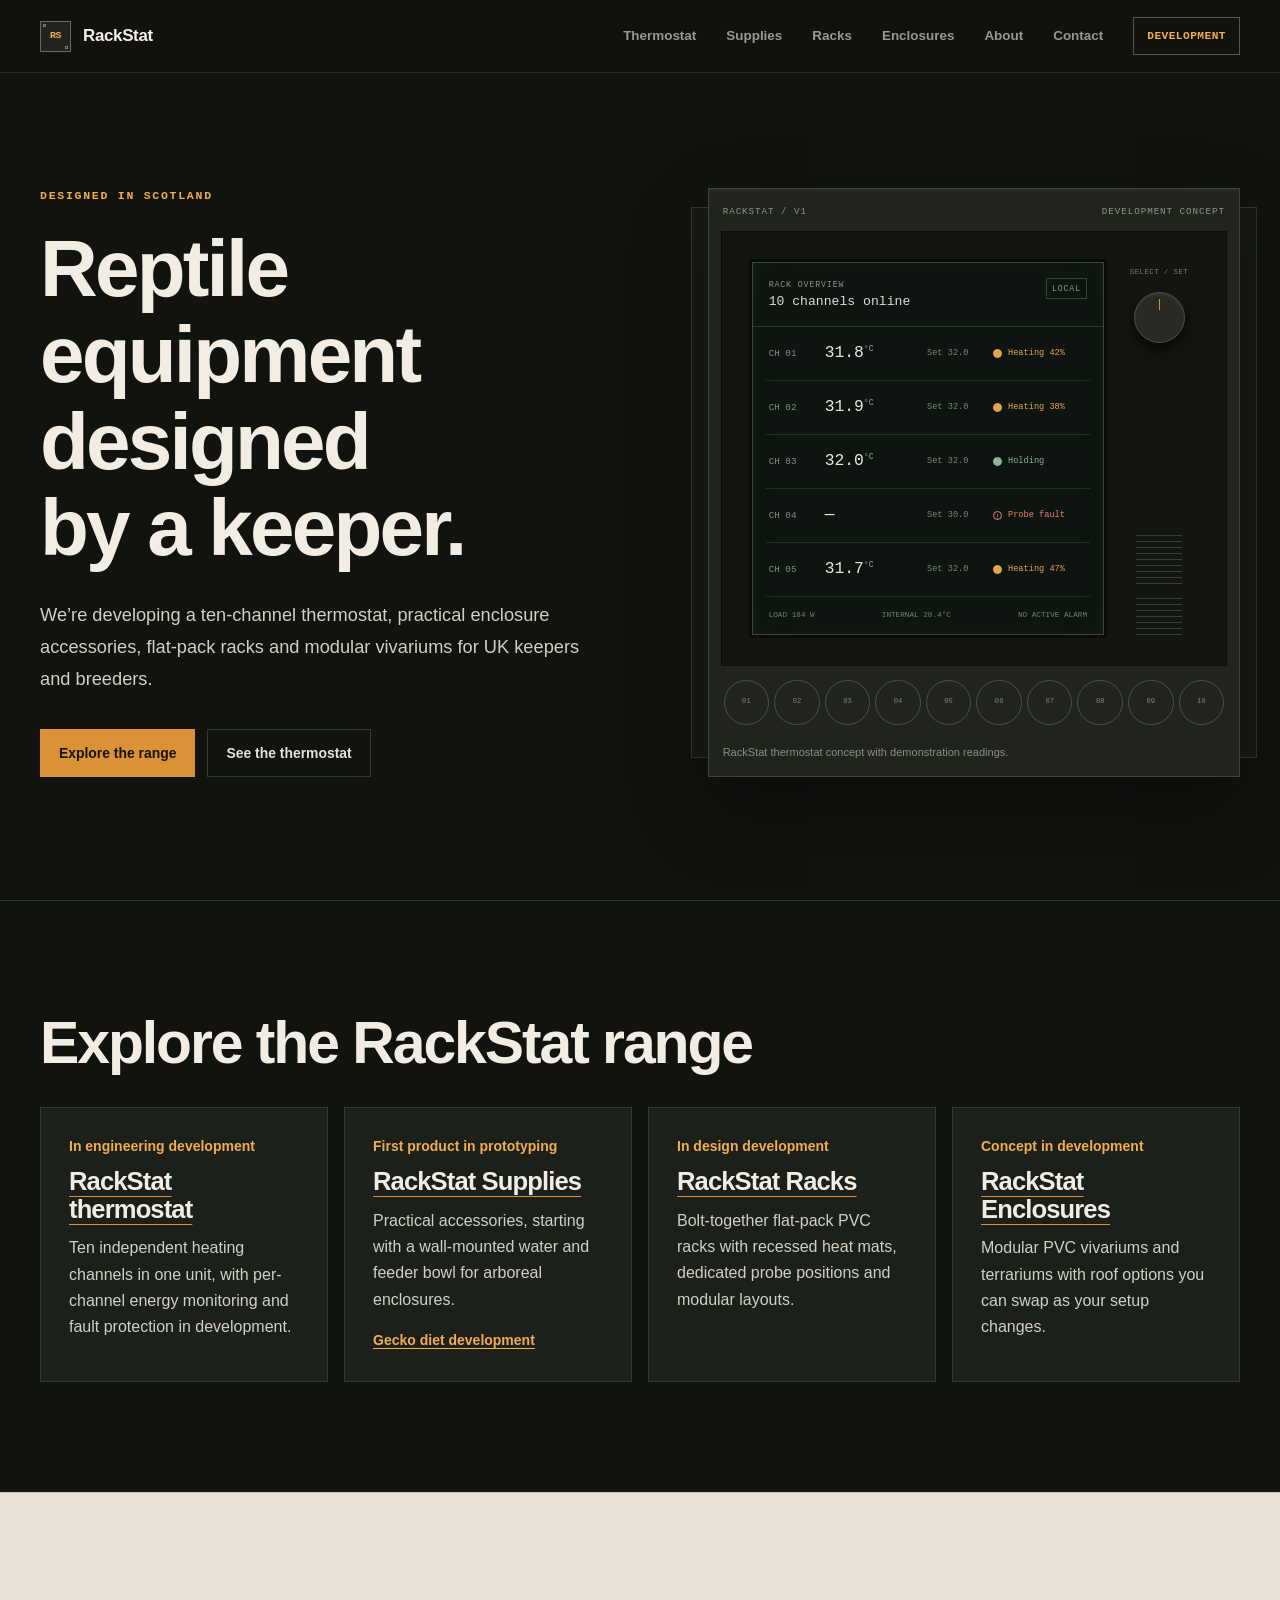
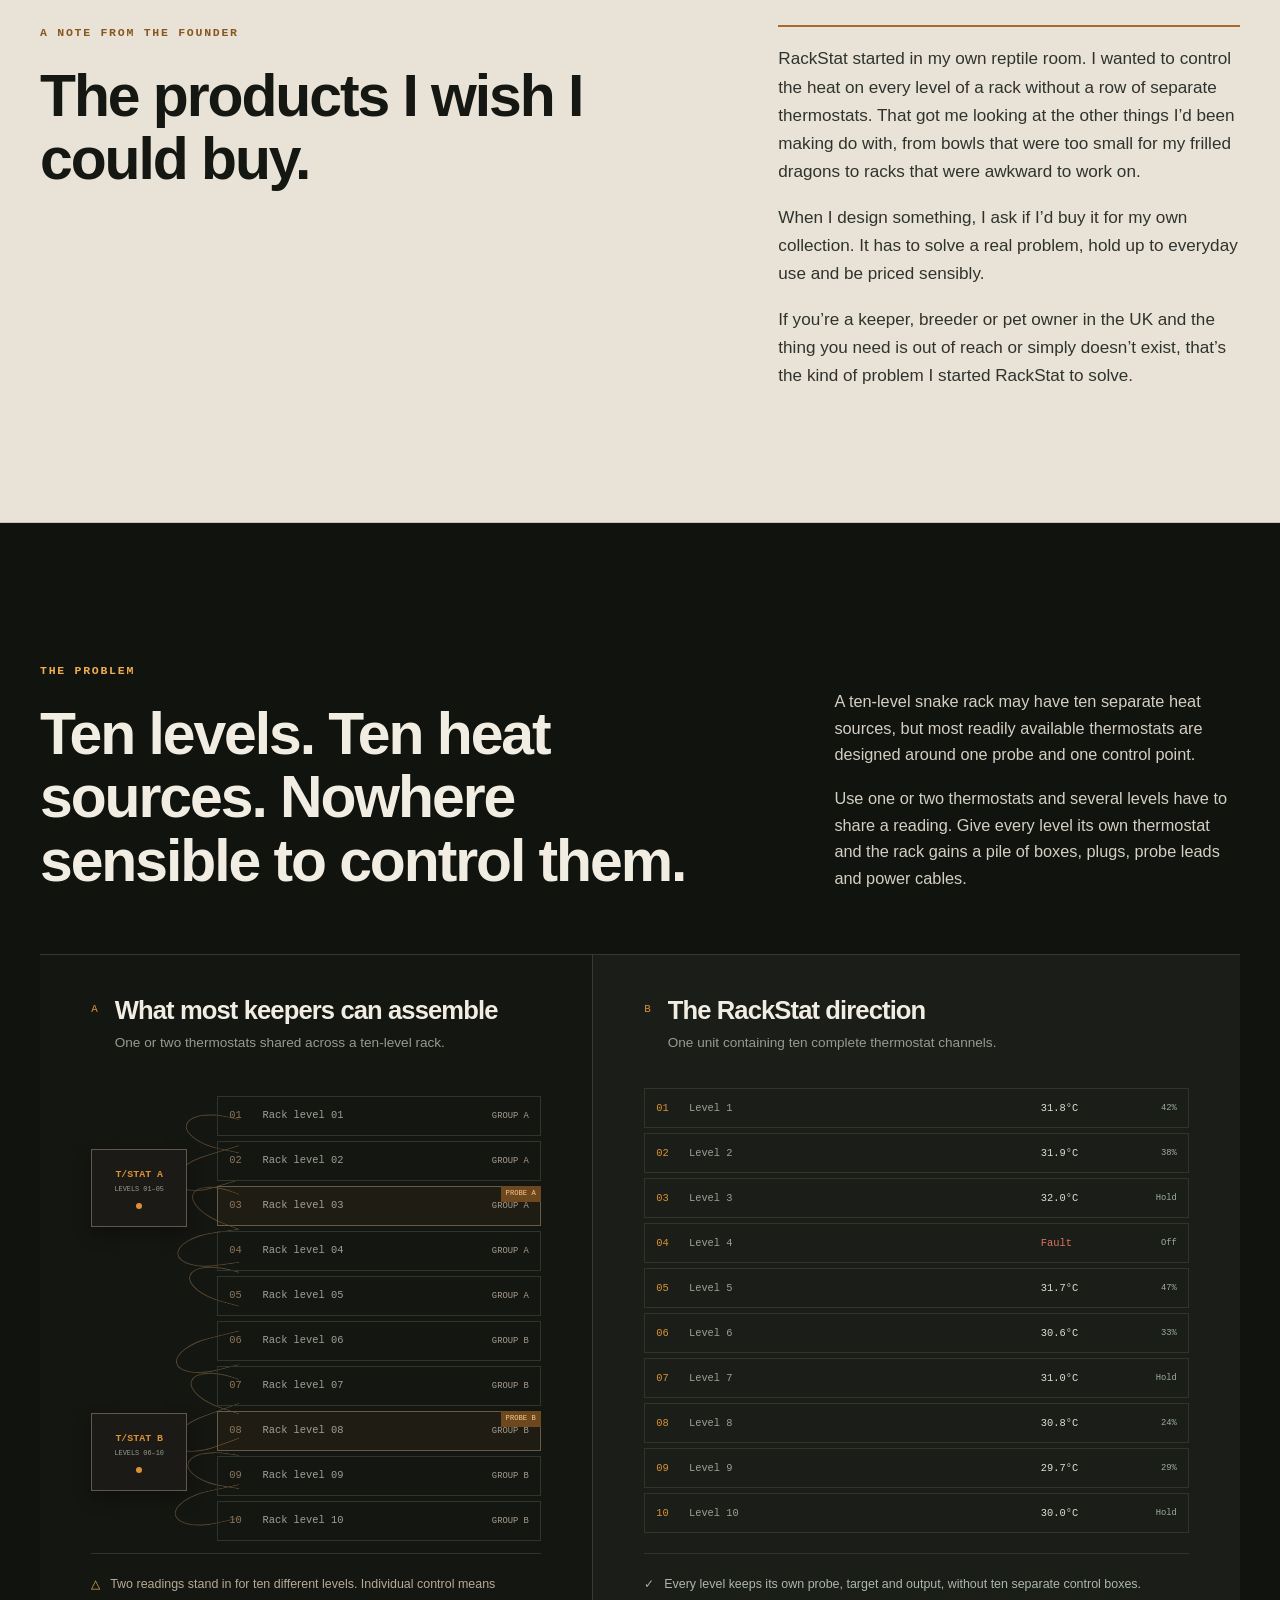
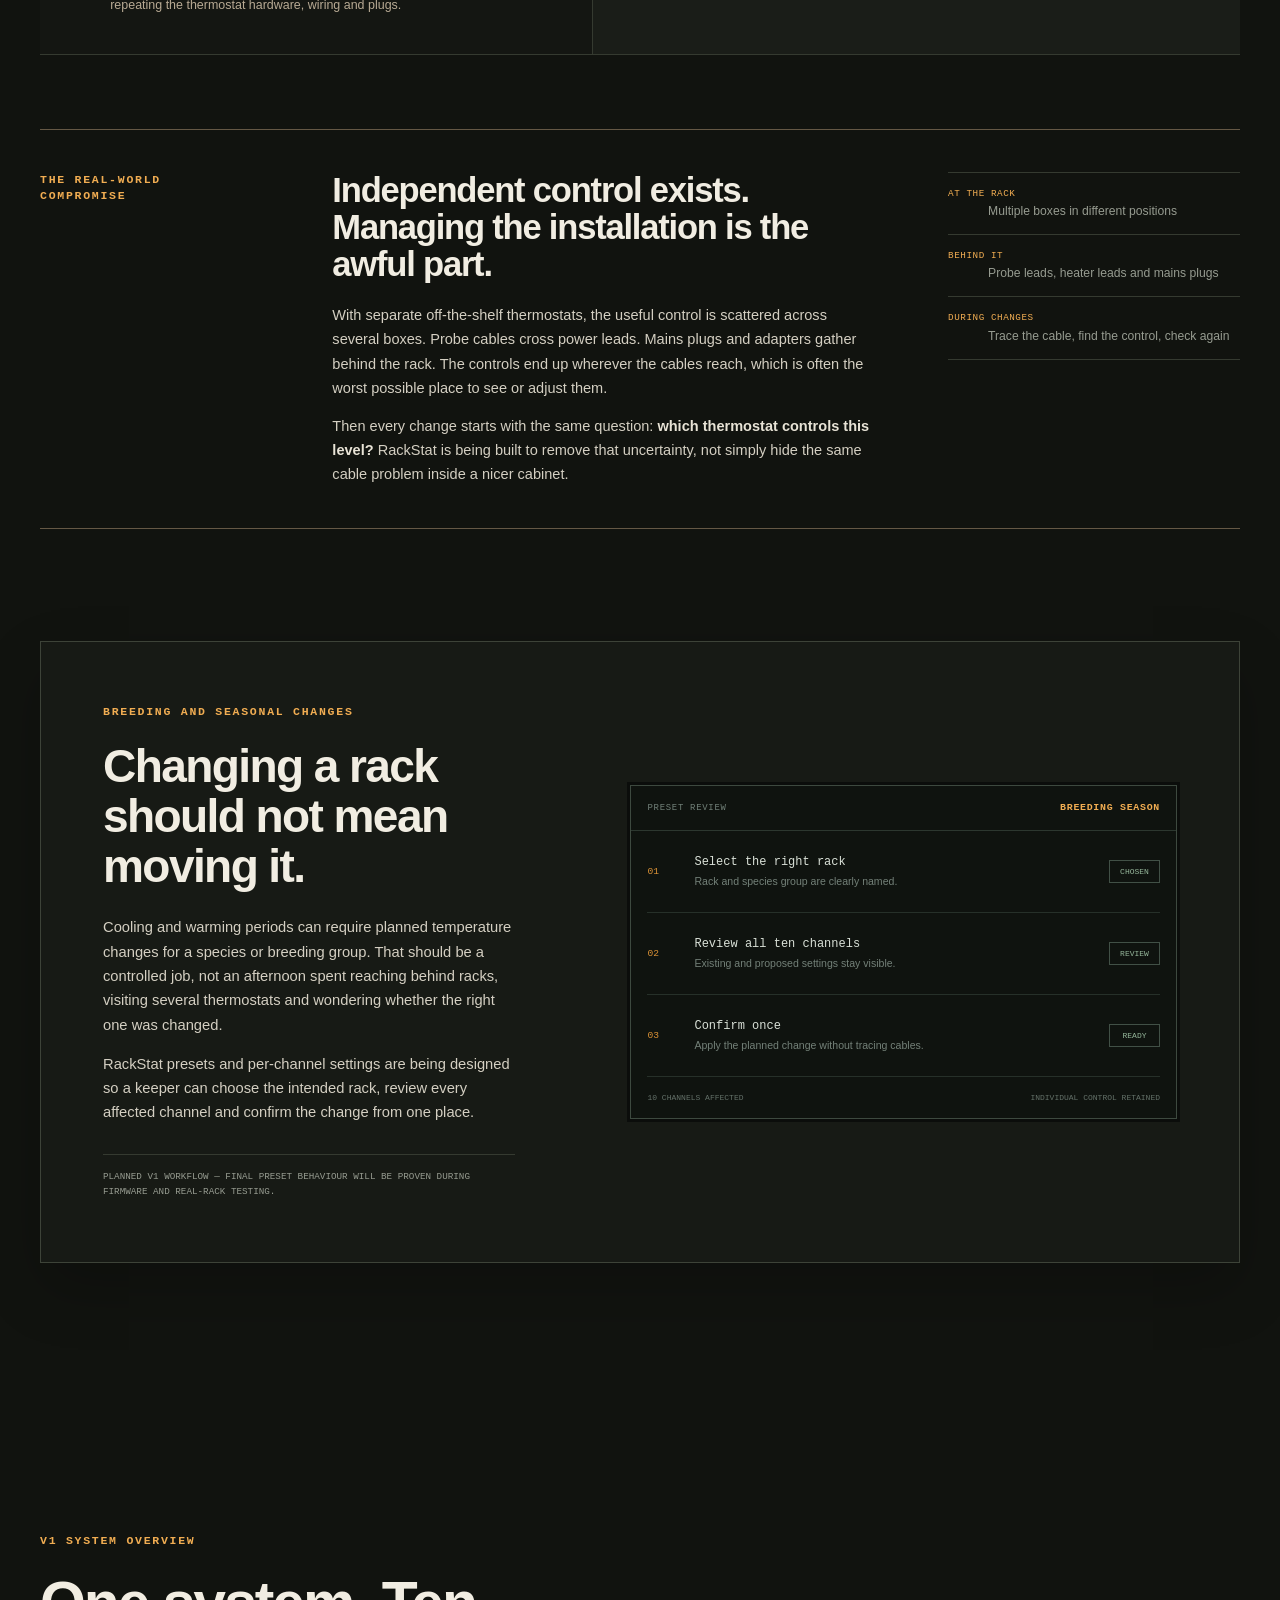
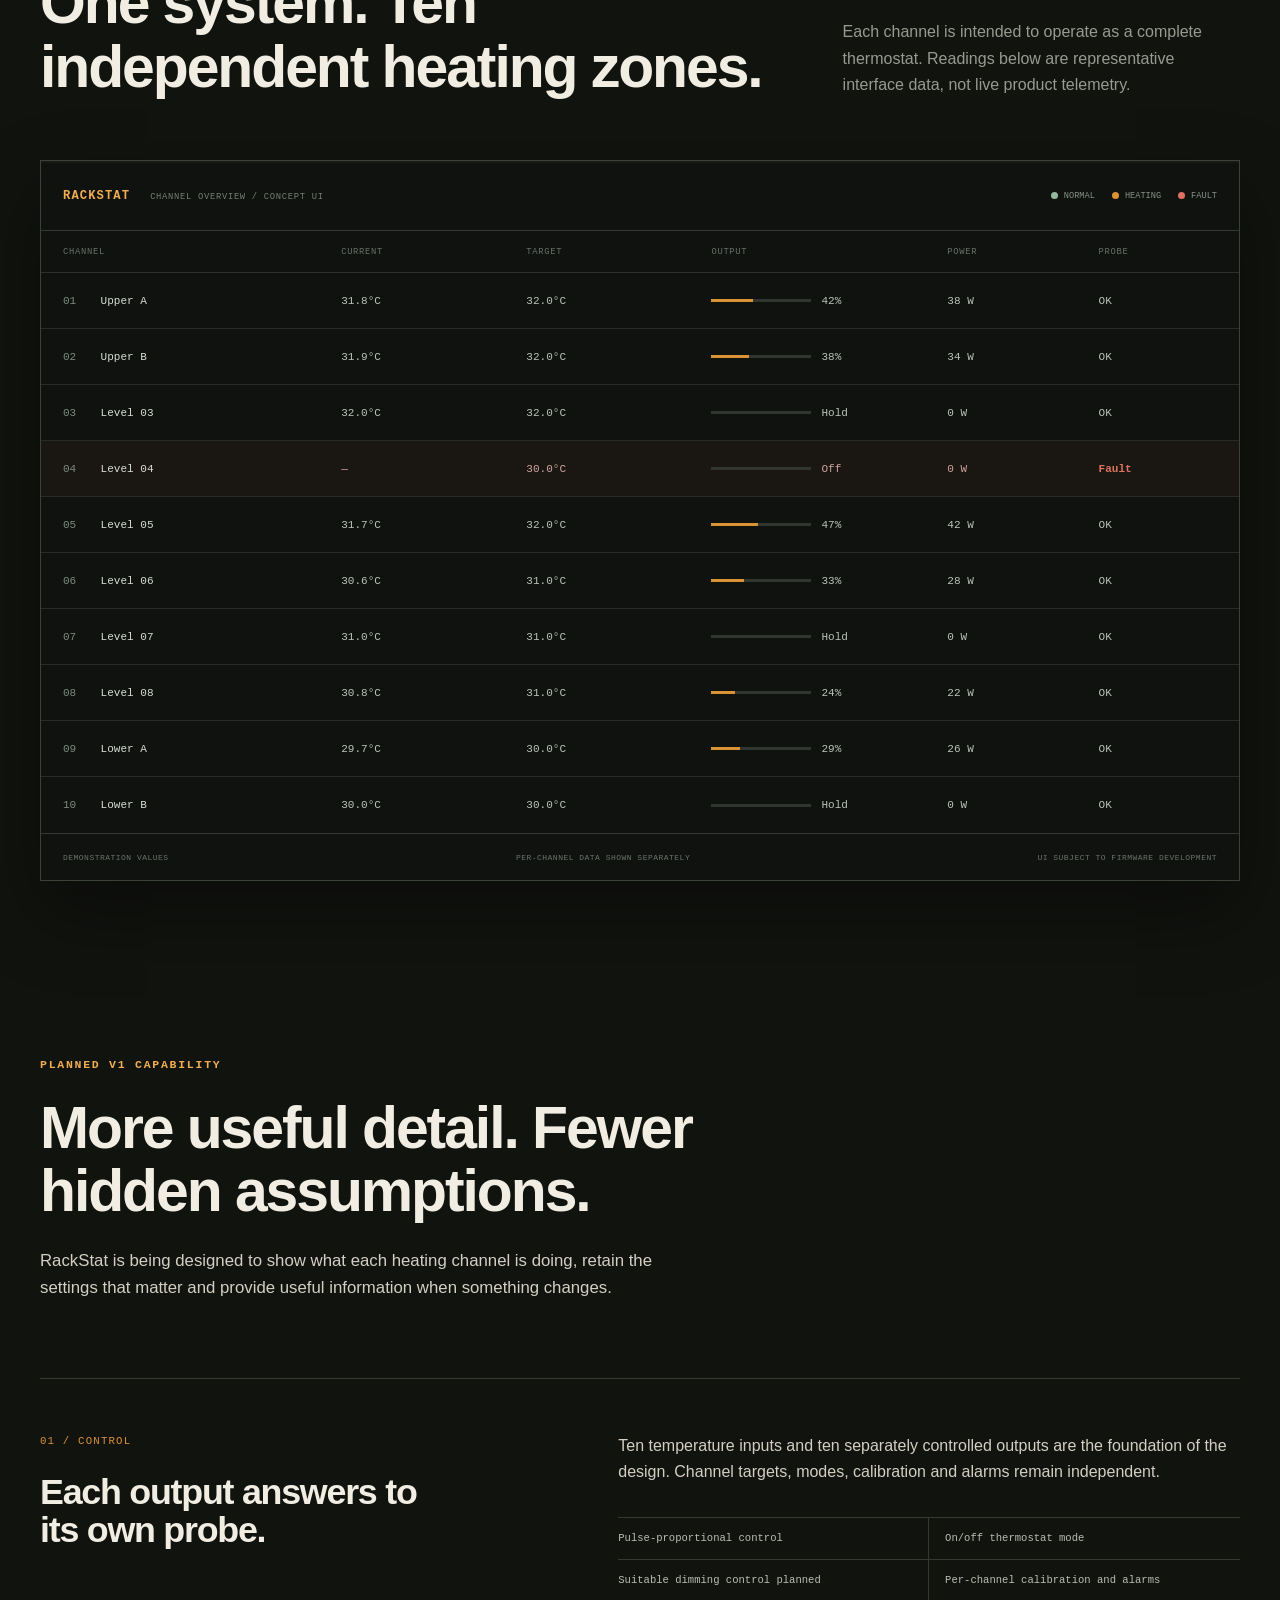
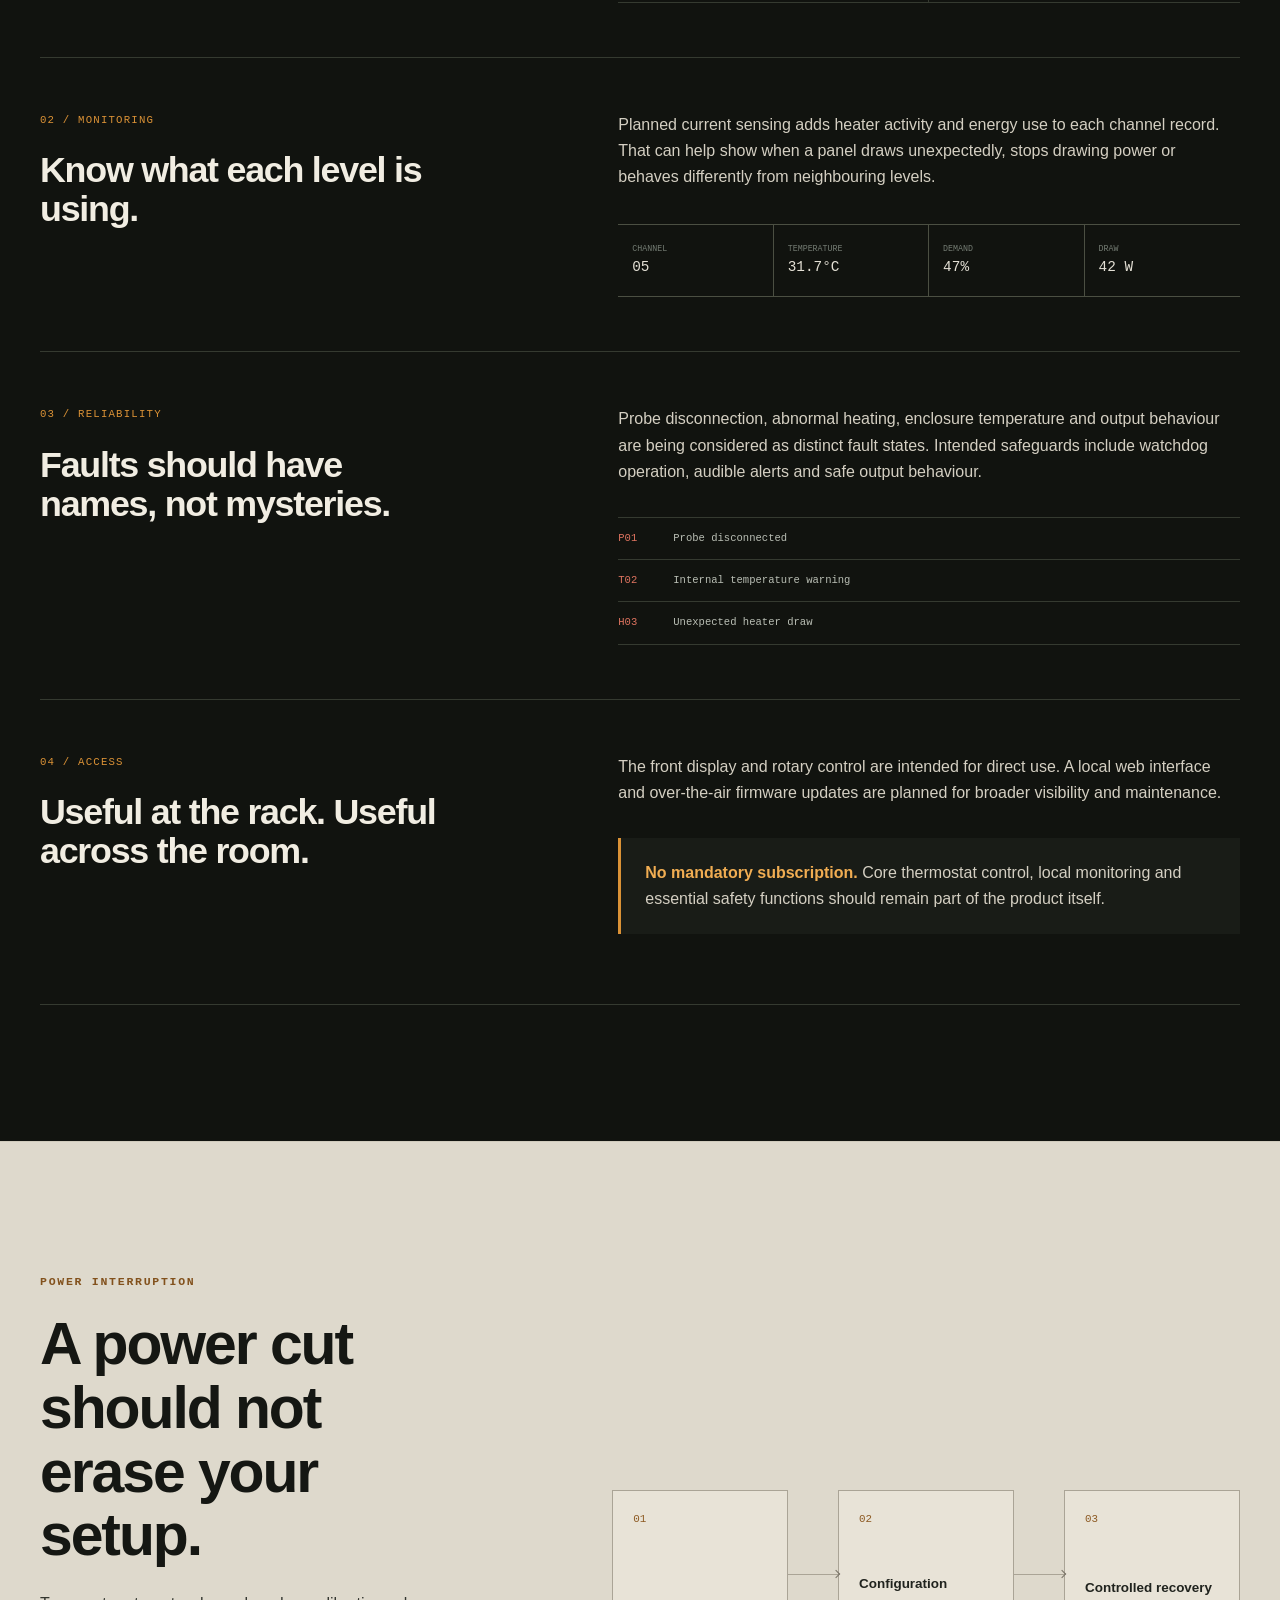
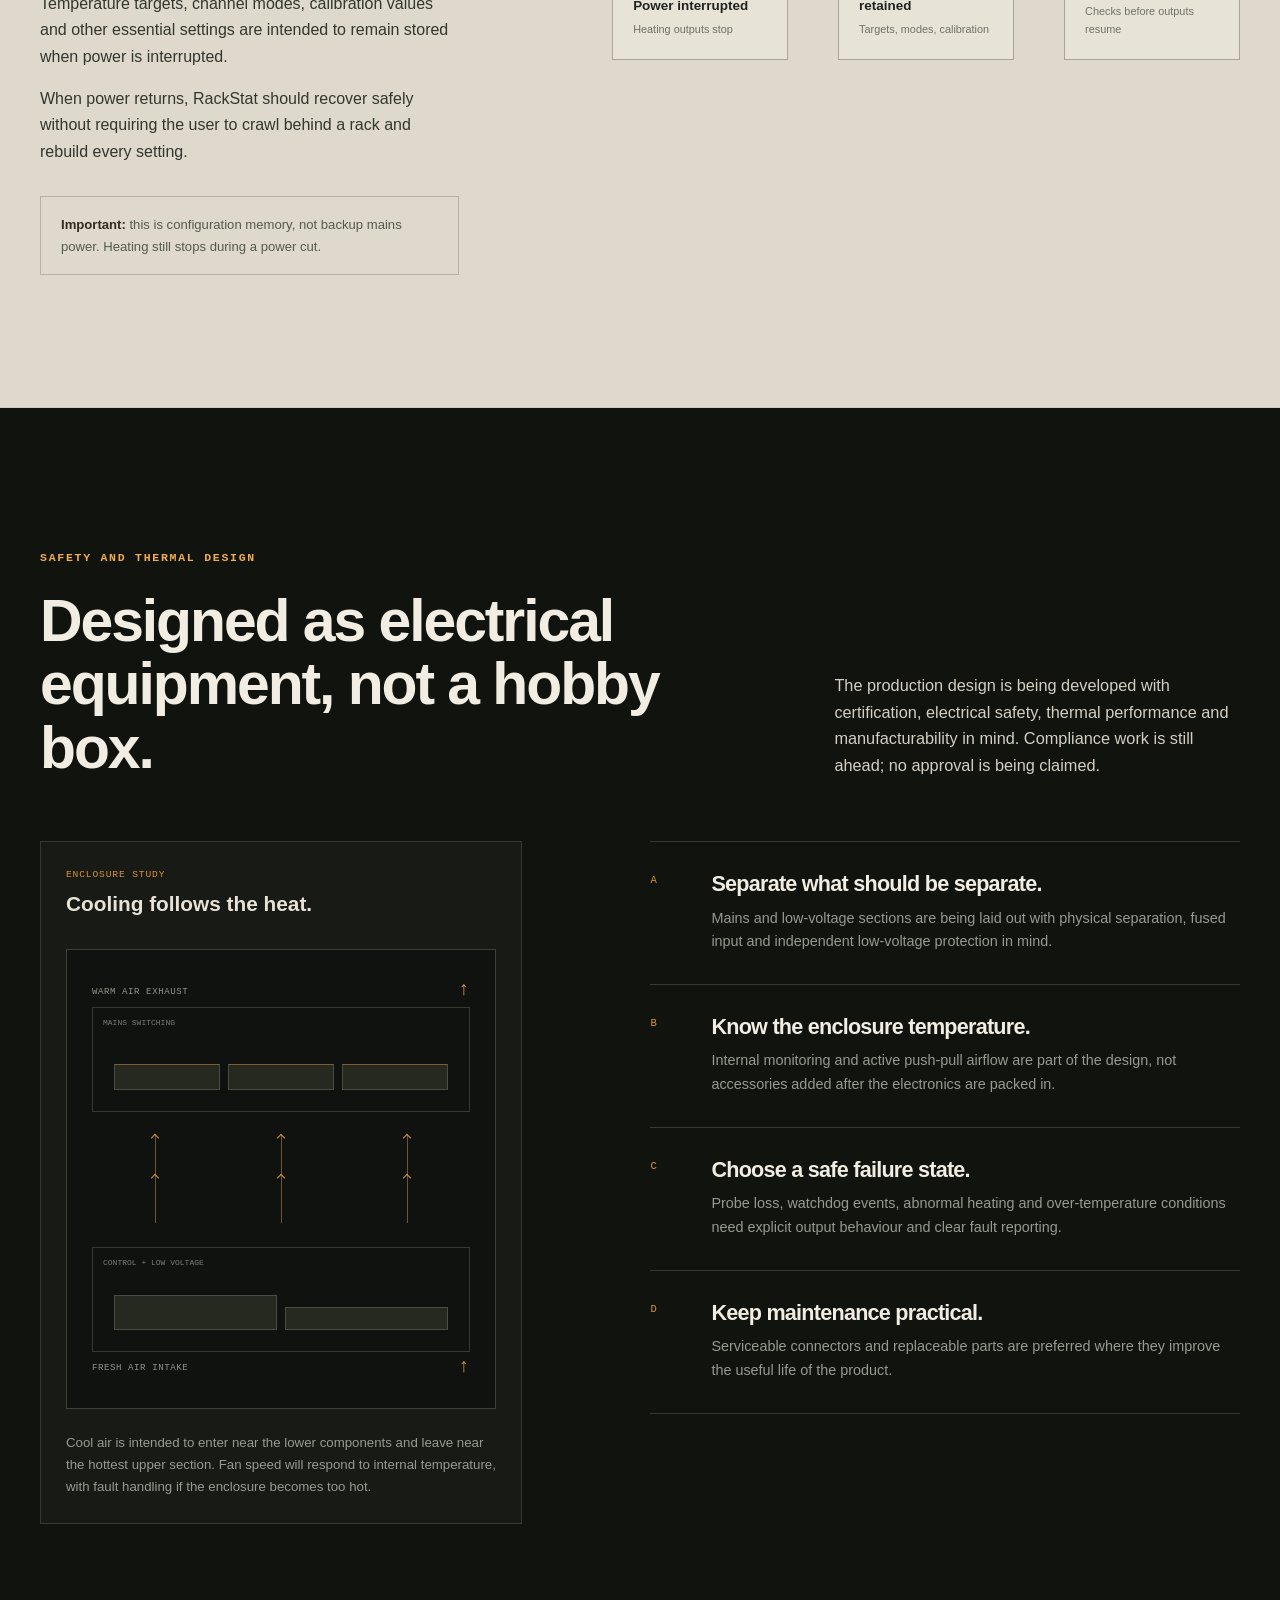
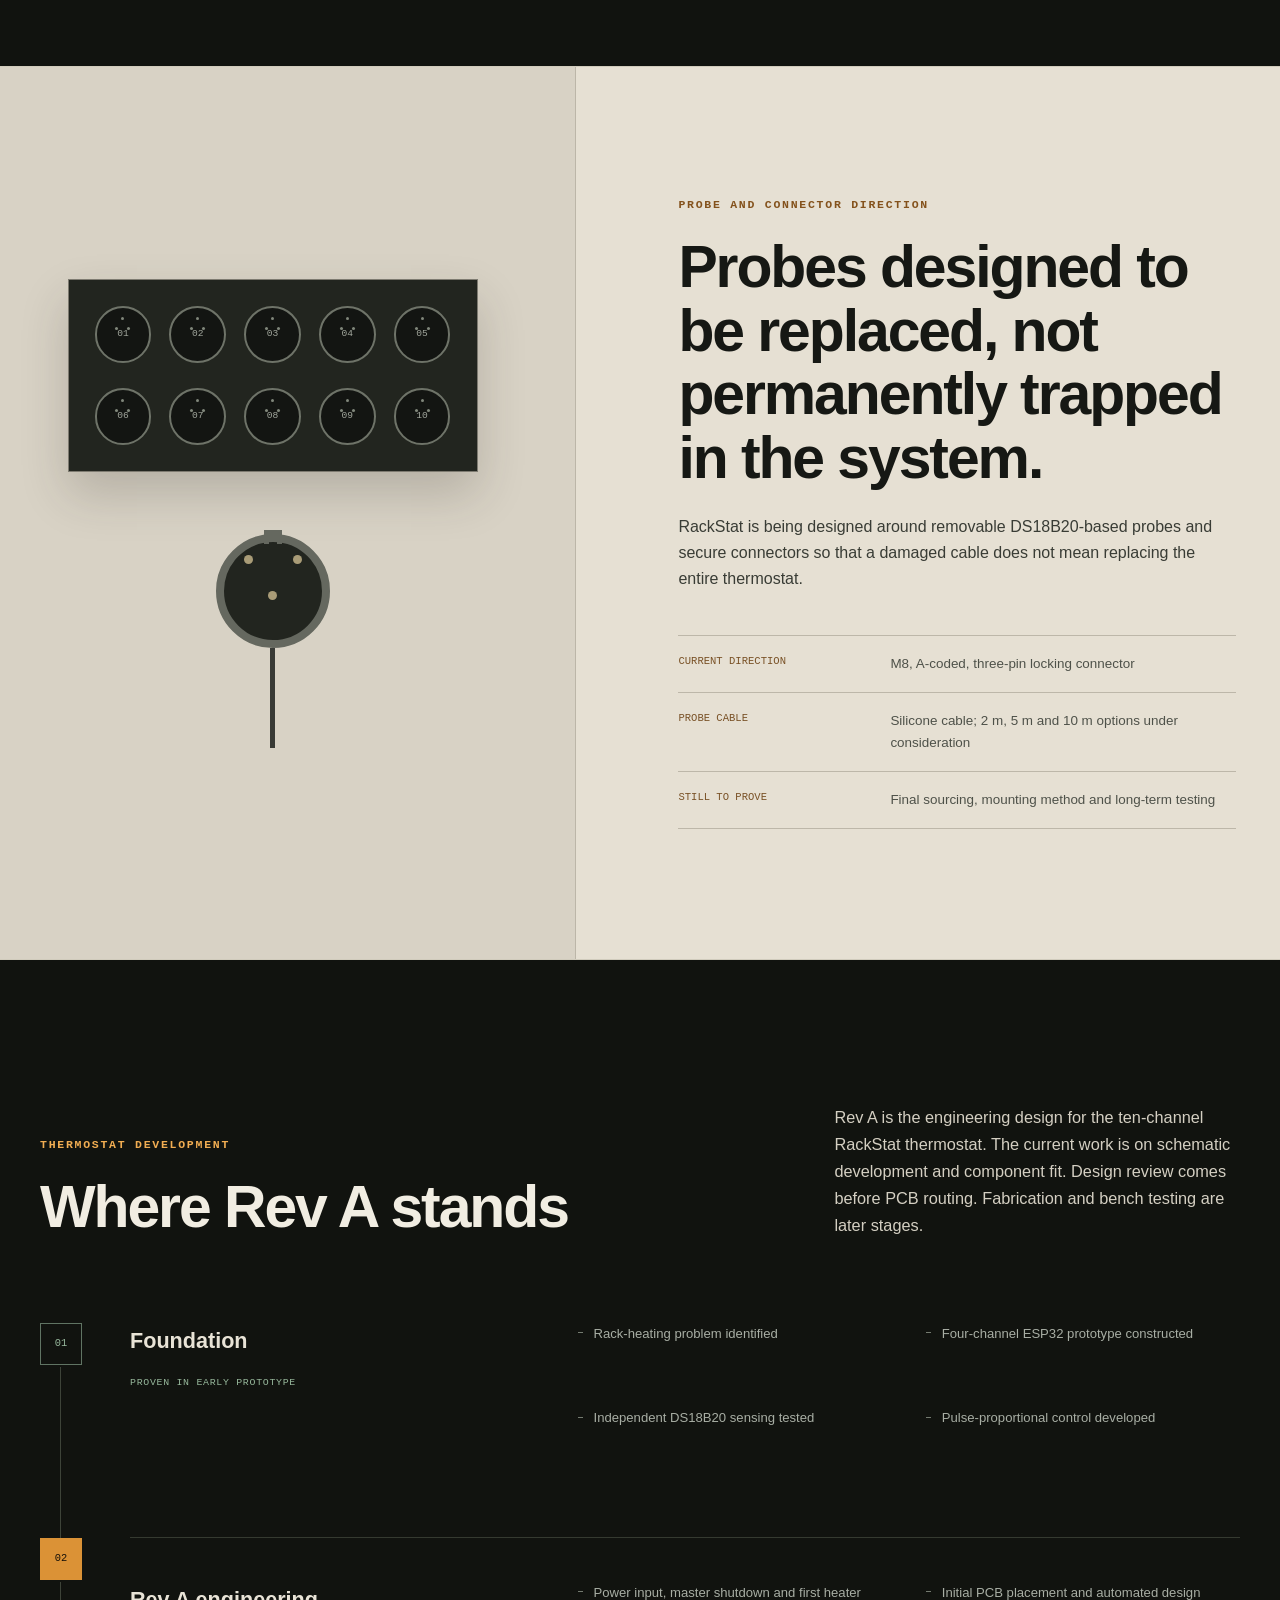
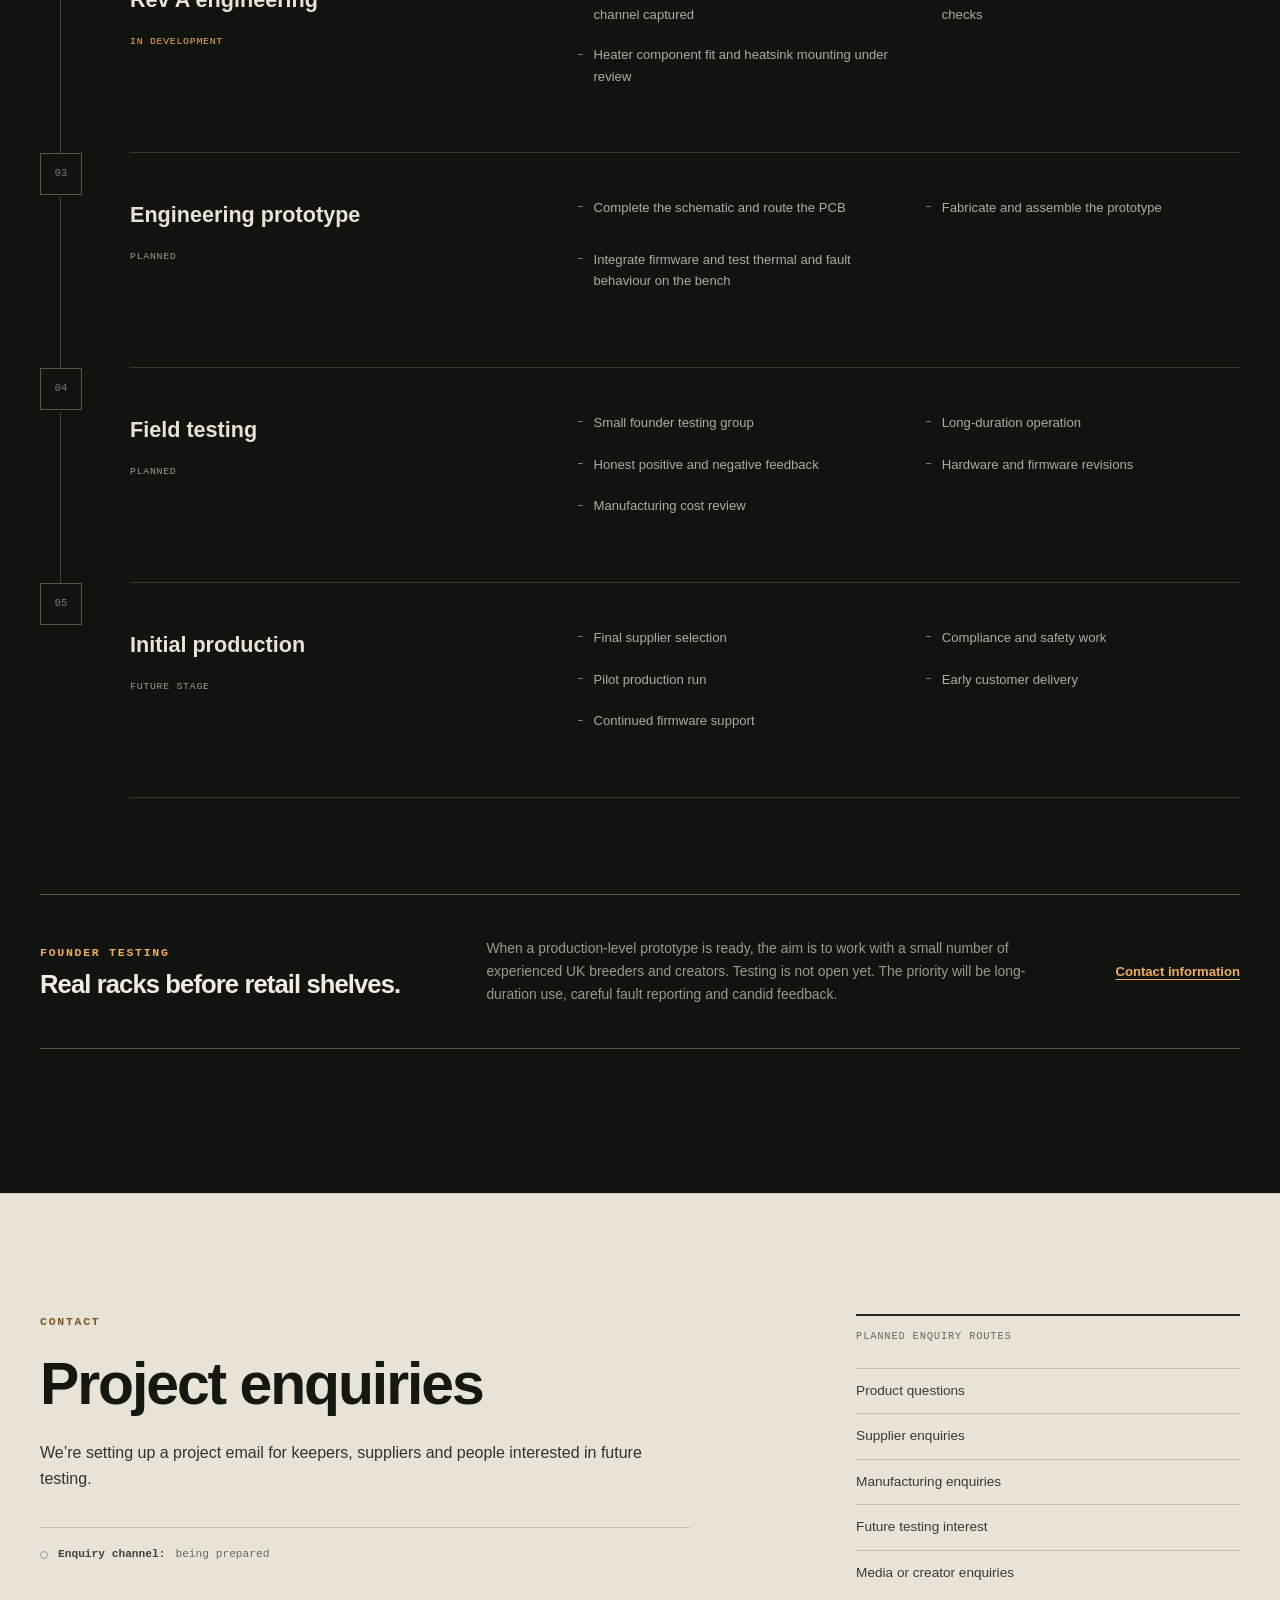
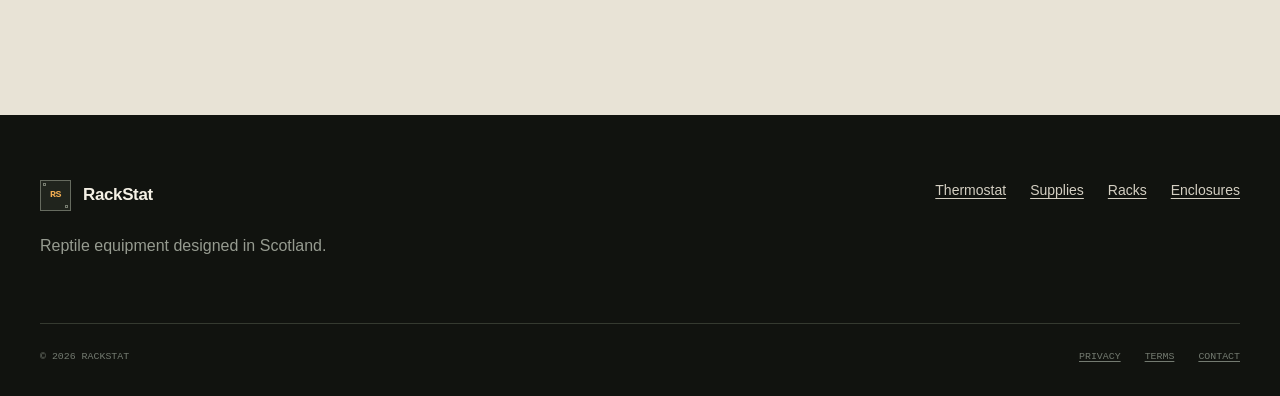
<file: index.html>
<!doctype html>
<html lang="en-GB">
<head>
  <meta charset="utf-8">
  <meta name="viewport" content="width=device-width, initial-scale=1">
  <title>RackStat | Reptile Thermostats, Racks &amp; Enclosure Supplies</title>
  <meta name="description" content="RackStat is a keeper-led project in Scotland developing a ten-channel reptile thermostat, enclosure accessories, flat-pack racks and modular vivariums.">
  <meta name="theme-color" content="#11130f">
  <link rel="canonical" href="https://rackstat.co.uk/">
  <link rel="icon" href="assets/icons/favicon.svg" type="image/svg+xml">
  <link rel="apple-touch-icon" href="assets/icons/apple-touch-icon-placeholder.svg">
  <meta property="og:type" content="website">
  <meta property="og:site_name" content="RackStat">
  <meta property="og:title" content="RackStat | Reptile Thermostats, Racks &amp; Enclosure Supplies">
  <meta property="og:description" content="RackStat is a keeper-led project in Scotland developing a ten-channel reptile thermostat, enclosure accessories, flat-pack racks and modular vivariums.">
  <meta property="og:url" content="https://rackstat.co.uk/">
  <meta property="og:image" content="https://rackstat.co.uk/assets/images/og-rackstat-placeholder.svg">
  <meta property="og:image:alt" content="RackStat — ten channels, one purpose-built system">
  <meta name="twitter:card" content="summary_large_image">
  <meta name="twitter:title" content="RackStat | Reptile Thermostats, Racks &amp; Enclosure Supplies">
  <meta name="twitter:description" content="RackStat is a keeper-led project in Scotland developing a ten-channel reptile thermostat, enclosure accessories, flat-pack racks and modular vivariums.">
  <meta name="twitter:image" content="https://rackstat.co.uk/assets/images/og-rackstat-placeholder.svg">
  <script>document.documentElement.classList.add("js");</script>
  <link rel="stylesheet" href="styles.css">
  <script type="application/ld+json">
    {
      "@context": "https://schema.org",
      "@type": "WebSite",
      "name": "RackStat",
      "url": "https://rackstat.co.uk/",
      "description": "RackStat is a keeper-led project in Scotland developing a ten-channel reptile thermostat, enclosure accessories, flat-pack racks and modular vivariums."
    }
  </script>
  <script src="scripts.js" defer></script>
</head>
<body>
  <a class="skip-link" href="#main-content">Skip to main content</a>

  <header class="site-header" data-site-header>
    <div class="header-inner">
      <a class="brand" href="#home" aria-label="RackStat home">
        <span class="brand-mark" aria-hidden="true"><span>RS</span></span>
        <span class="brand-name">RackStat</span>
      </a>

      <button class="nav-toggle" type="button" aria-expanded="false" aria-controls="site-navigation" data-nav-toggle>
        <span class="sr-only">Open navigation</span>
        <span class="nav-toggle-lines" aria-hidden="true"></span>
      </button>

      <nav class="site-nav" id="site-navigation" aria-label="Primary" data-site-nav>
        <a href="#system">Thermostat</a>
        <a href="pages/supplies.html">Supplies</a>
        <a href="pages/racks.html">Racks</a>
        <a href="pages/enclosures.html">Enclosures</a>
        <a href="#mission">About</a>
        <a href="#contact">Contact</a>
        <a class="nav-cta" href="#development">Development</a>
      </nav>
    </div>
  </header>

  <main id="main-content">
    <section class="hero" id="home" aria-labelledby="hero-title">
      <div class="hero-grid">
        <div class="hero-copy">
          <p class="eyebrow">Designed in Scotland</p>
          <h1 id="hero-title">Reptile equipment designed by a keeper.</h1>
          <p class="hero-summary">We’re developing a ten-channel thermostat, practical enclosure accessories, flat-pack racks and modular vivariums for UK keepers and breeders.</p>
          <div class="hero-actions">
            <a class="button button--primary" href="#products">Explore the range</a>
            <a class="button button--quiet" href="#system">See the thermostat</a>
          </div>
        </div>

        <figure class="unit-concept" aria-labelledby="unit-caption">
          <div class="unit-topline">
            <span>RackStat / V1</span>
            <span>Development concept</span>
          </div>
          <div class="unit-face">
            <div class="unit-display" aria-label="Concept interface showing five example thermostat channels">
              <div class="display-head">
                <div>
                  <span class="display-kicker">Rack overview</span>
                  <strong>10 channels online</strong>
                </div>
                <span class="display-time">LOCAL</span>
              </div>
              <ol class="display-channels">
                <li>
                  <span class="channel-id">CH 01</span>
                  <strong>31.8<sup>°C</sup></strong>
                  <span class="target">Set 32.0</span>
                  <span class="state state--heating"><span aria-hidden="true"></span> Heating 42%</span>
                </li>
                <li>
                  <span class="channel-id">CH 02</span>
                  <strong>31.9<sup>°C</sup></strong>
                  <span class="target">Set 32.0</span>
                  <span class="state state--heating"><span aria-hidden="true"></span> Heating 38%</span>
                </li>
                <li>
                  <span class="channel-id">CH 03</span>
                  <strong>32.0<sup>°C</sup></strong>
                  <span class="target">Set 32.0</span>
                  <span class="state state--holding"><span aria-hidden="true"></span> Holding</span>
                </li>
                <li>
                  <span class="channel-id">CH 04</span>
                  <strong>—</strong>
                  <span class="target">Set 30.0</span>
                  <span class="state state--fault"><span aria-hidden="true">!</span> Probe fault</span>
                </li>
                <li>
                  <span class="channel-id">CH 05</span>
                  <strong>31.7<sup>°C</sup></strong>
                  <span class="target">Set 32.0</span>
                  <span class="state state--heating"><span aria-hidden="true"></span> Heating 47%</span>
                </li>
              </ol>
              <div class="display-footer">
                <span>Load 184 W</span>
                <span>Internal 28.4°C</span>
                <span>No active alarm</span>
              </div>
            </div>
            <div class="unit-controls" aria-hidden="true">
              <span class="control-label">SELECT / SET</span>
              <span class="encoder"><span></span></span>
              <span class="vent vent--a"></span>
              <span class="vent vent--b"></span>
            </div>
          </div>
          <div class="unit-ports" aria-hidden="true">
            <span>01</span><span>02</span><span>03</span><span>04</span><span>05</span>
            <span>06</span><span>07</span><span>08</span><span>09</span><span>10</span>
          </div>
          <figcaption id="unit-caption">RackStat thermostat concept with demonstration readings.</figcaption>
        </figure>
      </div>
    </section>

    <section class="range-section" id="products" aria-labelledby="products-title">
      <h2 id="products-title">Explore the RackStat range</h2>
      <div class="range-grid">
        <article class="range-card">
          <p class="product-stage">In engineering development</p>
          <h3><a href="#system">RackStat thermostat</a></h3>
          <p>Ten independent heating channels in one unit, with per-channel energy monitoring and fault protection in development.</p>
        </article>
        <article class="range-card">
          <p class="product-stage">First product in prototyping</p>
          <h3><a href="pages/supplies.html">RackStat Supplies</a></h3>
          <p>Practical accessories, starting with a wall-mounted water and feeder bowl for arboreal enclosures.</p>
          <a class="text-link" href="pages/supplies.html#nutrition">Gecko diet development</a>
        </article>
        <article class="range-card">
          <p class="product-stage">In design development</p>
          <h3><a href="pages/racks.html">RackStat Racks</a></h3>
          <p>Bolt-together flat-pack PVC racks with recessed heat mats, dedicated probe positions and modular layouts.</p>
        </article>
        <article class="range-card">
          <p class="product-stage">Concept in development</p>
          <h3><a href="pages/enclosures.html">RackStat Enclosures</a></h3>
          <p>Modular PVC vivariums and terrariums with roof options you can swap as your setup changes.</p>
        </article>
      </div>
    </section>

    <section class="mission-section" id="mission" aria-labelledby="mission-title">
      <div class="mission-grid">
        <div class="mission-copy">
          <p class="eyebrow">A note from the founder</p>
          <h2 id="mission-title">The products I wish I could buy.</h2>
        </div>
        <div class="founder-note">
          <p>RackStat started in my own reptile room. I wanted to control the heat on every level of a rack without a row of separate thermostats. That got me looking at the other things I’d been making do with, from bowls that were too small for my frilled dragons to racks that were awkward to work on.</p>
          <p>When I design something, I ask if I’d buy it for my own collection. It has to solve a real problem, hold up to everyday use and be priced sensibly.</p>
          <p>If you’re a keeper, breeder or pet owner in the UK and the thing you need is out of reach or simply doesn’t exist, that’s the kind of problem I started RackStat to solve.</p>
        </div>
      </div>
    </section>

    <section class="problem-section" aria-labelledby="problem-title">
      <div class="section-heading section-heading--split">
        <div>
          <p class="eyebrow">The problem</p>
          <h2 id="problem-title">Ten levels. Ten heat sources. Nowhere sensible to control them.</h2>
        </div>
        <div class="reading-copy">
          <p>A ten-level snake rack may have ten separate heat sources, but most readily available thermostats are designed around one probe and one control point.</p>
          <p>Use one or two thermostats and several levels have to share a reading. Give every level its own thermostat and the rack gains a pile of boxes, plugs, probe leads and power cables.</p>
        </div>
      </div>

      <div class="control-comparison">
        <article class="comparison-panel comparison-panel--conventional">
          <header>
            <span class="panel-index">A</span>
            <div><h3>What most keepers can assemble</h3><p>One or two thermostats shared across a ten-level rack.</p></div>
          </header>
          <div class="rack-diagram rack-diagram--shared" aria-label="Diagram of ten snake rack levels sharing two thermostat probes">
            <div class="thermostat-stack" aria-hidden="true">
              <div class="thermostat-node thermostat-node--a"><span>T/STAT A</span><small>Levels 01–05</small><i></i></div>
              <div class="thermostat-node thermostat-node--b"><span>T/STAT B</span><small>Levels 06–10</small><i></i></div>
            </div>
            <div class="cable-runs" aria-hidden="true"><i></i><i></i><i></i><i></i><i></i><i></i><i></i><i></i><i></i><i></i></div>
            <ol>
              <li><span><b>01</b> Rack level 01</span><strong>Group A</strong></li>
              <li><span><b>02</b> Rack level 02</span><strong>Group A</strong></li>
              <li class="probe-level"><span><b>03</b> Rack level 03</span><strong>Group A</strong><em>Probe A</em></li>
              <li><span><b>04</b> Rack level 04</span><strong>Group A</strong></li>
              <li><span><b>05</b> Rack level 05</span><strong>Group A</strong></li>
              <li><span><b>06</b> Rack level 06</span><strong>Group B</strong></li>
              <li><span><b>07</b> Rack level 07</span><strong>Group B</strong></li>
              <li class="probe-level"><span><b>08</b> Rack level 08</span><strong>Group B</strong><em>Probe B</em></li>
              <li><span><b>09</b> Rack level 09</span><strong>Group B</strong></li>
              <li><span><b>10</b> Rack level 10</span><strong>Group B</strong></li>
            </ol>
          </div>
          <p class="diagram-note"><span aria-hidden="true">△</span> Two readings stand in for ten different levels. Individual control means repeating the thermostat hardware, wiring and plugs.</p>
        </article>

        <article class="comparison-panel comparison-panel--rackstat">
          <header>
            <span class="panel-index">B</span>
            <div><h3>The RackStat direction</h3><p>One unit containing ten complete thermostat channels.</p></div>
          </header>
          <div class="rack-diagram rack-diagram--independent" aria-label="Diagram of ten snake rack levels with independent probes and heating control">
            <ol>
              <li><span><b>01</b> Level 1</span><strong>31.8°C</strong><i>42%</i></li>
              <li><span><b>02</b> Level 2</span><strong>31.9°C</strong><i>38%</i></li>
              <li><span><b>03</b> Level 3</span><strong>32.0°C</strong><i>Hold</i></li>
              <li><span><b>04</b> Level 4</span><strong class="fault-text">Fault</strong><i>Off</i></li>
              <li><span><b>05</b> Level 5</span><strong>31.7°C</strong><i>47%</i></li>
              <li><span><b>06</b> Level 6</span><strong>30.6°C</strong><i>33%</i></li>
              <li><span><b>07</b> Level 7</span><strong>31.0°C</strong><i>Hold</i></li>
              <li><span><b>08</b> Level 8</span><strong>30.8°C</strong><i>24%</i></li>
              <li><span><b>09</b> Level 9</span><strong>29.7°C</strong><i>29%</i></li>
              <li><span><b>10</b> Level 10</span><strong>30.0°C</strong><i>Hold</i></li>
            </ol>
          </div>
          <p class="diagram-note diagram-note--good"><span aria-hidden="true">✓</span> Every level keeps its own probe, target and output, without ten separate control boxes.</p>
        </article>
      </div>

      <aside class="cable-burden" aria-labelledby="cable-burden-title">
        <p class="eyebrow">The real-world compromise</p>
        <div>
          <h3 id="cable-burden-title">Independent control exists. Managing the installation is the awful part.</h3>
          <p>With separate off-the-shelf thermostats, the useful control is scattered across several boxes. Probe cables cross power leads. Mains plugs and adapters gather behind the rack. The controls end up wherever the cables reach, which is often the worst possible place to see or adjust them.</p>
          <p>Then every change starts with the same question: <strong>which thermostat controls this level?</strong> RackStat is being built to remove that uncertainty, not simply hide the same cable problem inside a nicer cabinet.</p>
        </div>
        <dl>
          <div><dt>At the rack</dt><dd>Multiple boxes in different positions</dd></div>
          <div><dt>Behind it</dt><dd>Probe leads, heater leads and mains plugs</dd></div>
          <div><dt>During changes</dt><dd>Trace the cable, find the control, check again</dd></div>
        </dl>
      </aside>

      <article class="seasonal-control" aria-labelledby="seasonal-title">
        <div class="seasonal-copy">
          <p class="eyebrow">Breeding and seasonal changes</p>
          <h3 id="seasonal-title">Changing a rack should not mean moving it.</h3>
          <p>Cooling and warming periods can require planned temperature changes for a species or breeding group. That should be a controlled job, not an afternoon spent reaching behind racks, visiting several thermostats and wondering whether the right one was changed.</p>
          <p>RackStat presets and per-channel settings are being designed so a keeper can choose the intended rack, review every affected channel and confirm the change from one place.</p>
          <p class="concept-note">Planned V1 workflow — final preset behaviour will be proven during firmware and real-rack testing.</p>
        </div>
        <div class="seasonal-workflow" aria-label="Concept workflow for a planned seasonal temperature change">
          <div class="workflow-toolbar"><span>Preset review</span><strong>Breeding season</strong></div>
          <ol>
            <li><span>01</span><div><strong>Select the right rack</strong><small>Rack and species group are clearly named.</small></div><b>Chosen</b></li>
            <li><span>02</span><div><strong>Review all ten channels</strong><small>Existing and proposed settings stay visible.</small></div><b>Review</b></li>
            <li><span>03</span><div><strong>Confirm once</strong><small>Apply the planned change without tracing cables.</small></div><b>Ready</b></li>
          </ol>
          <div class="workflow-footer"><span>10 channels affected</span><span>Individual control retained</span></div>
        </div>
      </article>
    </section>

    <section class="system-section" id="system" aria-labelledby="system-title">
      <div class="section-heading section-heading--system">
        <div>
          <p class="eyebrow">V1 system overview</p>
          <h2 id="system-title">One system. Ten independent heating zones.</h2>
        </div>
        <p>Each channel is intended to operate as a complete thermostat. Readings below are representative interface data, not live product telemetry.</p>
      </div>

      <div class="channel-console">
        <div class="console-toolbar">
          <div><span class="console-brand">RACKSTAT</span><span class="console-view">CHANNEL OVERVIEW / CONCEPT UI</span></div>
          <div class="console-key"><span><i class="key-normal"></i>Normal</span><span><i class="key-heating"></i>Heating</span><span><i class="key-fault"></i>Fault</span></div>
        </div>
        <div class="channel-table" role="table" aria-label="Ten example RackStat channels">
          <div class="channel-table-head" role="row">
            <span role="columnheader">Channel</span><span role="columnheader">Current</span><span role="columnheader">Target</span><span role="columnheader">Output</span><span role="columnheader">Power</span><span role="columnheader">Probe</span>
          </div>
          <div class="channel-table-row is-heating" role="row"><span role="cell"><b>01</b> Upper A</span><span role="cell">31.8°C</span><span role="cell">32.0°C</span><span role="cell"><i style="--output:42%"></i>42%</span><span role="cell">38 W</span><span role="cell">OK</span></div>
          <div class="channel-table-row is-heating" role="row"><span role="cell"><b>02</b> Upper B</span><span role="cell">31.9°C</span><span role="cell">32.0°C</span><span role="cell"><i style="--output:38%"></i>38%</span><span role="cell">34 W</span><span role="cell">OK</span></div>
          <div class="channel-table-row" role="row"><span role="cell"><b>03</b> Level 03</span><span role="cell">32.0°C</span><span role="cell">32.0°C</span><span role="cell"><i style="--output:0%"></i>Hold</span><span role="cell">0 W</span><span role="cell">OK</span></div>
          <div class="channel-table-row is-fault" role="row"><span role="cell"><b>04</b> Level 04</span><span role="cell">—</span><span role="cell">30.0°C</span><span role="cell"><i style="--output:0%"></i>Off</span><span role="cell">0 W</span><span role="cell"><strong>Fault</strong></span></div>
          <div class="channel-table-row is-heating" role="row"><span role="cell"><b>05</b> Level 05</span><span role="cell">31.7°C</span><span role="cell">32.0°C</span><span role="cell"><i style="--output:47%"></i>47%</span><span role="cell">42 W</span><span role="cell">OK</span></div>
          <div class="channel-table-row is-heating" role="row"><span role="cell"><b>06</b> Level 06</span><span role="cell">30.6°C</span><span role="cell">31.0°C</span><span role="cell"><i style="--output:33%"></i>33%</span><span role="cell">28 W</span><span role="cell">OK</span></div>
          <div class="channel-table-row" role="row"><span role="cell"><b>07</b> Level 07</span><span role="cell">31.0°C</span><span role="cell">31.0°C</span><span role="cell"><i style="--output:0%"></i>Hold</span><span role="cell">0 W</span><span role="cell">OK</span></div>
          <div class="channel-table-row is-heating" role="row"><span role="cell"><b>08</b> Level 08</span><span role="cell">30.8°C</span><span role="cell">31.0°C</span><span role="cell"><i style="--output:24%"></i>24%</span><span role="cell">22 W</span><span role="cell">OK</span></div>
          <div class="channel-table-row is-heating" role="row"><span role="cell"><b>09</b> Lower A</span><span role="cell">29.7°C</span><span role="cell">30.0°C</span><span role="cell"><i style="--output:29%"></i>29%</span><span role="cell">26 W</span><span role="cell">OK</span></div>
          <div class="channel-table-row" role="row"><span role="cell"><b>10</b> Lower B</span><span role="cell">30.0°C</span><span role="cell">30.0°C</span><span role="cell"><i style="--output:0%"></i>Hold</span><span role="cell">0 W</span><span role="cell">OK</span></div>
        </div>
        <div class="console-footer"><span>Demonstration values</span><span>Per-channel data shown separately</span><span>UI subject to firmware development</span></div>
      </div>
    </section>

    <section class="features-section" id="features" aria-labelledby="features-title">
      <div class="section-heading section-heading--narrow">
        <p class="eyebrow">Planned V1 capability</p>
        <h2 id="features-title">More useful detail. Fewer hidden assumptions.</h2>
        <p>RackStat is being designed to show what each heating channel is doing, retain the settings that matter and provide useful information when something changes.</p>
      </div>

      <div class="feature-bands">
        <article class="feature-band">
          <header><span>01 / Control</span><h3>Each output answers to its own probe.</h3></header>
          <div class="feature-band-body">
            <p>Ten temperature inputs and ten separately controlled outputs are the foundation of the design. Channel targets, modes, calibration and alarms remain independent.</p>
            <ul class="technical-list"><li>Pulse-proportional control</li><li>On/off thermostat mode</li><li>Suitable dimming control planned</li><li>Per-channel calibration and alarms</li></ul>
          </div>
        </article>
        <article class="feature-band feature-band--dense">
          <header><span>02 / Monitoring</span><h3>Know what each level is using.</h3></header>
          <div class="feature-band-body">
            <p>Planned current sensing adds heater activity and energy use to each channel record. That can help show when a panel draws unexpectedly, stops drawing power or behaves differently from neighbouring levels.</p>
            <div class="monitor-readout" aria-label="Example monitoring readout">
              <span><small>Channel</small><b>05</b></span><span><small>Temperature</small><b>31.7°C</b></span><span><small>Demand</small><b>47%</b></span><span><small>Draw</small><b>42 W</b></span>
            </div>
          </div>
        </article>
        <article class="feature-band">
          <header><span>03 / Reliability</span><h3>Faults should have names, not mysteries.</h3></header>
          <div class="feature-band-body">
            <p>Probe disconnection, abnormal heating, enclosure temperature and output behaviour are being considered as distinct fault states. Intended safeguards include watchdog operation, audible alerts and safe output behaviour.</p>
            <ul class="technical-list technical-list--statuses"><li><span class="status-code">P01</span>Probe disconnected</li><li><span class="status-code">T02</span>Internal temperature warning</li><li><span class="status-code">H03</span>Unexpected heater draw</li></ul>
          </div>
        </article>
        <article class="feature-band feature-band--last">
          <header><span>04 / Access</span><h3>Useful at the rack. Useful across the room.</h3></header>
          <div class="feature-band-body">
            <p>The front display and rotary control are intended for direct use. A local web interface and over-the-air firmware updates are planned for broader visibility and maintenance.</p>
            <p class="plain-note"><strong>No mandatory subscription.</strong> Core thermostat control, local monitoring and essential safety functions should remain part of the product itself.</p>
          </div>
        </article>
      </div>
    </section>

    <section class="memory-section" aria-labelledby="memory-title">
      <div class="memory-copy">
        <p class="eyebrow">Power interruption</p>
        <h2 id="memory-title">A power cut should not erase your setup.</h2>
        <p>Temperature targets, channel modes, calibration values and other essential settings are intended to remain stored when power is interrupted.</p>
        <p>When power returns, RackStat should recover safely without requiring the user to crawl behind a rack and rebuild every setting.</p>
        <aside class="accuracy-note"><strong>Important:</strong> this is configuration memory, not backup mains power. Heating still stops during a power cut.</aside>
      </div>
      <div class="recovery-sequence" aria-label="Planned power recovery sequence">
        <div><span>01</span><strong>Power interrupted</strong><small>Heating outputs stop</small></div>
        <i aria-hidden="true"></i>
        <div><span>02</span><strong>Configuration retained</strong><small>Targets, modes, calibration</small></div>
        <i aria-hidden="true"></i>
        <div><span>03</span><strong>Controlled recovery</strong><small>Checks before outputs resume</small></div>
      </div>
    </section>

    <section class="engineering-section" aria-labelledby="engineering-title">
      <div class="section-heading section-heading--split">
        <div><p class="eyebrow">Safety and thermal design</p><h2 id="engineering-title">Designed as electrical equipment, not a hobby box.</h2></div>
        <p class="reading-copy">The production design is being developed with certification, electrical safety, thermal performance and manufacturability in mind. Compliance work is still ahead; no approval is being claimed.</p>
      </div>

      <div class="engineering-grid">
        <figure class="airflow-panel">
          <figcaption><span>Enclosure study</span><strong>Cooling follows the heat.</strong></figcaption>
          <div class="enclosure-cutaway" aria-label="Diagram of planned lower fresh-air intake and upper hot-air exhaust">
            <div class="airflow-label airflow-label--out">Warm air exhaust <b>↑</b></div>
            <div class="component-bank component-bank--hot"><span>Mains switching</span><i></i><i></i><i></i></div>
            <div class="air-path"><i></i><i></i><i></i></div>
            <div class="component-bank component-bank--cool"><span>Control + low voltage</span><i></i><i></i></div>
            <div class="airflow-label airflow-label--in">Fresh air intake <b>↑</b></div>
          </div>
          <p>Cool air is intended to enter near the lower components and leave near the hottest upper section. Fan speed will respond to internal temperature, with fault handling if the enclosure becomes too hot.</p>
        </figure>

        <div class="engineering-notes">
          <article><span>A</span><div><h3>Separate what should be separate.</h3><p>Mains and low-voltage sections are being laid out with physical separation, fused input and independent low-voltage protection in mind.</p></div></article>
          <article><span>B</span><div><h3>Know the enclosure temperature.</h3><p>Internal monitoring and active push-pull airflow are part of the design, not accessories added after the electronics are packed in.</p></div></article>
          <article><span>C</span><div><h3>Choose a safe failure state.</h3><p>Probe loss, watchdog events, abnormal heating and over-temperature conditions need explicit output behaviour and clear fault reporting.</p></div></article>
          <article><span>D</span><div><h3>Keep maintenance practical.</h3><p>Serviceable connectors and replaceable parts are preferred where they improve the useful life of the product.</p></div></article>
        </div>
      </div>
    </section>

    <section class="probe-section" aria-labelledby="probe-title">
      <div class="probe-visual" aria-hidden="true">
        <div class="socket-bank"><span>01</span><span>02</span><span>03</span><span>04</span><span>05</span><span>06</span><span>07</span><span>08</span><span>09</span><span>10</span></div>
        <div class="connector"><i></i><i></i><i></i><span></span></div>
        <div class="cable"></div>
      </div>
      <div class="probe-copy">
        <p class="eyebrow">Probe and connector direction</p>
        <h2 id="probe-title">Probes designed to be replaced, not permanently trapped in the system.</h2>
        <p>RackStat is being designed around removable DS18B20-based probes and secure connectors so that a damaged cable does not mean replacing the entire thermostat.</p>
        <dl class="spec-list">
          <div><dt>Current direction</dt><dd>M8, A-coded, three-pin locking connector</dd></div>
          <div><dt>Probe cable</dt><dd>Silicone cable; 2 m, 5 m and 10 m options under consideration</dd></div>
          <div><dt>Still to prove</dt><dd>Final sourcing, mounting method and long-term testing</dd></div>
        </dl>
      </div>
    </section>

    <section class="development-section" id="development" aria-labelledby="development-title">
      <div class="section-heading section-heading--split">
        <div><p class="eyebrow">Thermostat development</p><h2 id="development-title">Where Rev A stands</h2></div>
        <p class="reading-copy">Rev A is the engineering design for the ten-channel RackStat thermostat. The current work is on schematic development and component fit. Design review comes before PCB routing. Fabrication and bench testing are later stages.</p>
      </div>

      <ol class="timeline">
        <li class="timeline-item is-complete">
          <div class="timeline-marker"><span>01</span></div>
          <div class="timeline-content"><header><p>Foundation</p><span>Proven in early prototype</span></header><ul><li>Rack-heating problem identified</li><li>Four-channel ESP32 prototype constructed</li><li>Independent DS18B20 sensing tested</li><li>Pulse-proportional control developed</li></ul></div>
        </li>
        <li class="timeline-item is-active">
          <div class="timeline-marker"><span>02</span></div>
          <div class="timeline-content"><header><p>Rev A engineering</p><span>In development</span></header><ul><li>Power input, master shutdown and first heater channel captured</li><li>Initial PCB placement and automated design checks</li><li>Heater component fit and heatsink mounting under review</li></ul></div>
        </li>
        <li class="timeline-item">
          <div class="timeline-marker"><span>03</span></div>
          <div class="timeline-content"><header><p>Engineering prototype</p><span>Planned</span></header><ul><li>Complete the schematic and route the PCB</li><li>Fabricate and assemble the prototype</li><li>Integrate firmware and test thermal and fault behaviour on the bench</li></ul></div>
        </li>
        <li class="timeline-item">
          <div class="timeline-marker"><span>04</span></div>
          <div class="timeline-content"><header><p>Field testing</p><span>Planned</span></header><ul><li>Small founder testing group</li><li>Long-duration operation</li><li>Honest positive and negative feedback</li><li>Hardware and firmware revisions</li><li>Manufacturing cost review</li></ul></div>
        </li>
        <li class="timeline-item">
          <div class="timeline-marker"><span>05</span></div>
          <div class="timeline-content"><header><p>Initial production</p><span>Future stage</span></header><ul><li>Final supplier selection</li><li>Compliance and safety work</li><li>Pilot production run</li><li>Early customer delivery</li><li>Continued firmware support</li></ul></div>
        </li>
      </ol>

      <aside class="testing-note">
        <div><p class="eyebrow">Founder testing</p><h3>Real racks before retail shelves.</h3></div>
        <p>When a production-level prototype is ready, the aim is to work with a small number of experienced UK breeders and creators. Testing is not open yet. The priority will be long-duration use, careful fault reporting and candid feedback.</p>
        <a class="text-link" href="#contact">Contact information</a>
      </aside>
    </section>

    <section class="contact-section" id="contact" aria-labelledby="contact-title">
      <div class="contact-copy">
        <p class="eyebrow">Contact</p>
        <h2 id="contact-title">Project enquiries</h2>
        <p>We’re setting up a project email for keepers, suppliers and people interested in future testing.</p>
        <p class="contact-status"><span class="status-dot status-dot--offline" aria-hidden="true"></span><strong>Enquiry channel:</strong> being prepared</p>
      </div>
      <div class="contact-reasons" aria-label="Future enquiry categories">
        <p>Planned enquiry routes</p>
        <ul><li>Product questions</li><li>Supplier enquiries</li><li>Manufacturing enquiries</li><li>Future testing interest</li><li>Media or creator enquiries</li></ul>
      </div>
    </section>
  </main>

  <footer class="site-footer">
    <div class="footer-main">
      <div>
        <a class="brand brand--footer" href="#home"><span class="brand-mark" aria-hidden="true"><span>RS</span></span><span class="brand-name">RackStat</span></a>
        <p>Reptile equipment designed in Scotland.</p>
      </div>
      <nav class="footer-products" aria-label="Products">
        <a href="#system">Thermostat</a>
        <a href="pages/supplies.html">Supplies</a>
        <a href="pages/racks.html">Racks</a>
        <a href="pages/enclosures.html">Enclosures</a>
      </nav>
    </div>
    <div class="footer-meta">
      <p>© <span data-current-year>2026</span> RackStat</p>
      <nav aria-label="Website information"><a href="pages/privacy.html">Privacy</a><a href="pages/terms.html">Terms</a><a href="#contact">Contact</a></nav>
    </div>
  </footer>
</body>
</html>
</file>
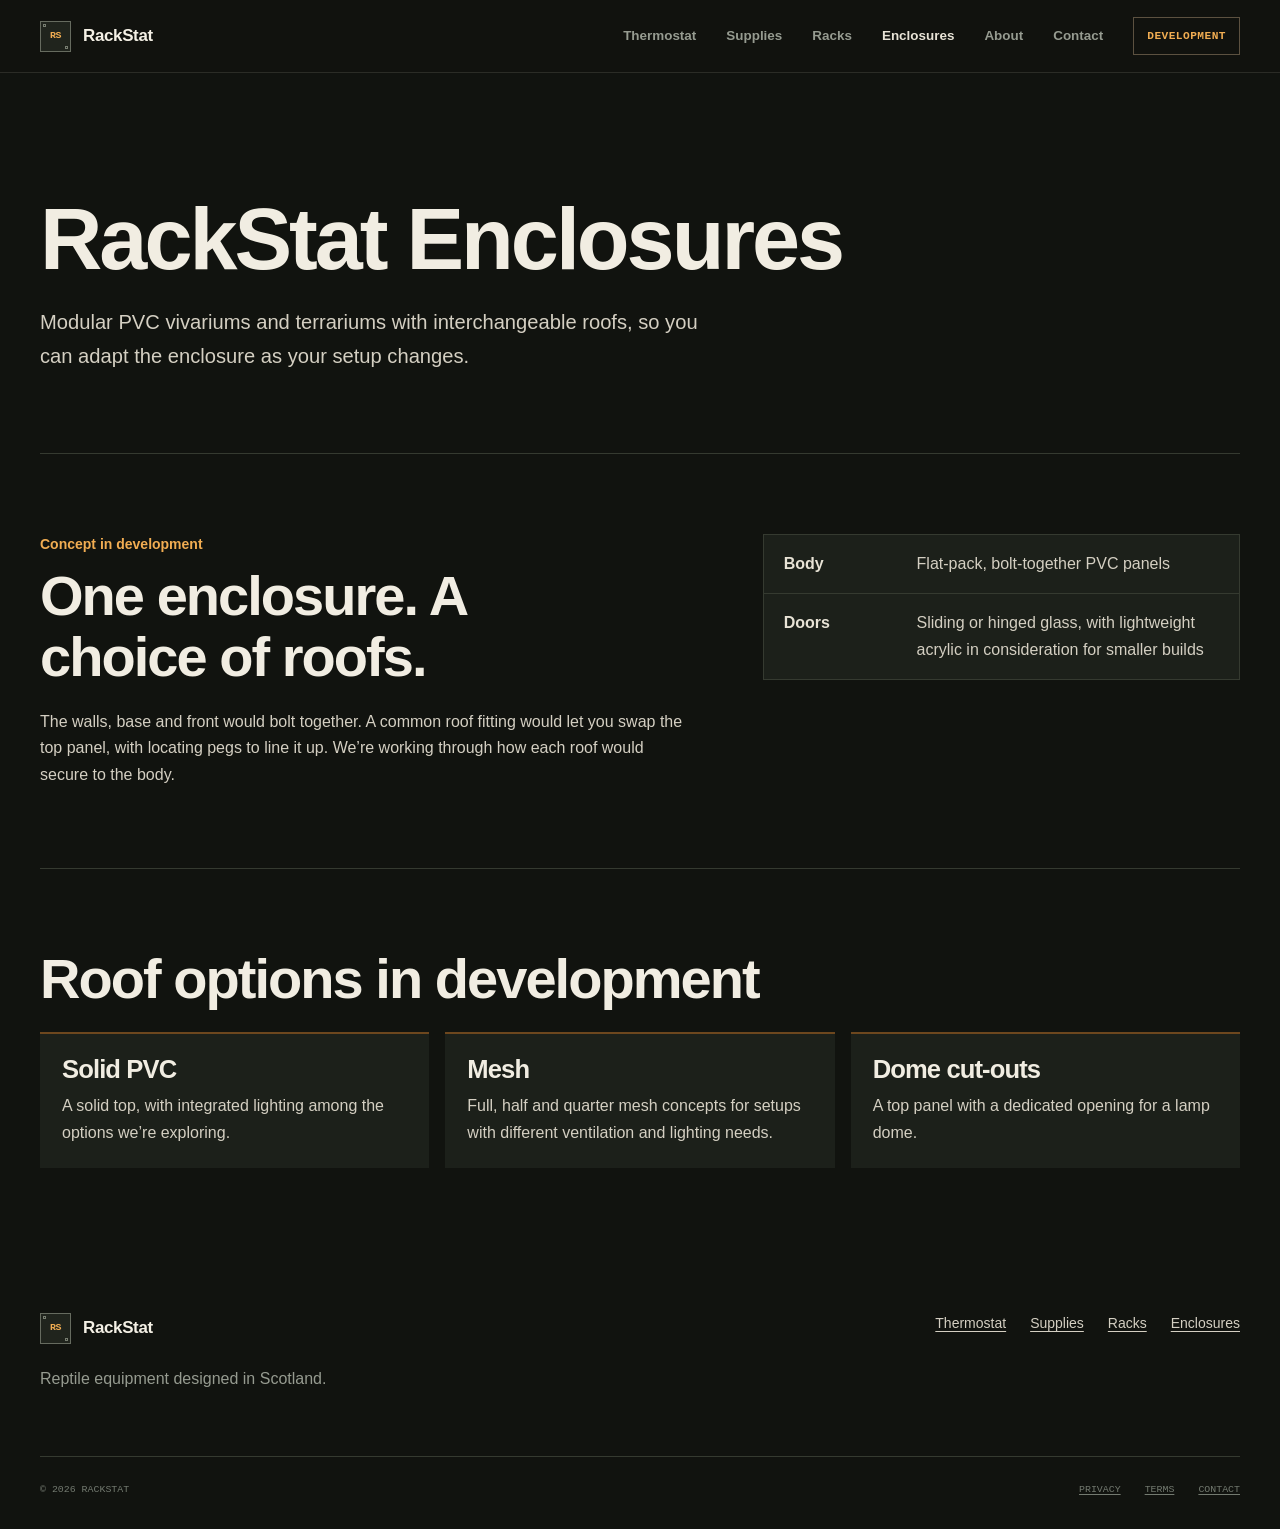
<file: pages/enclosures.html>
<!doctype html>
<html lang="en-GB">
<head>
  <meta charset="utf-8">
  <meta name="viewport" content="width=device-width, initial-scale=1">
  <title>RackStat Enclosures</title>
  <meta name="description" content="Explore the RackStat modular PVC vivarium and terrarium concept with swappable roof options and configurable doors.">
  <meta name="theme-color" content="#11130f">
  <link rel="canonical" href="https://rackstat.co.uk/pages/enclosures.html">
  <link rel="icon" href="../assets/icons/favicon.svg" type="image/svg+xml">
  <link rel="apple-touch-icon" href="../assets/icons/apple-touch-icon-placeholder.svg">
  <meta property="og:type" content="website">
  <meta property="og:site_name" content="RackStat">
  <meta property="og:title" content="RackStat Enclosures">
  <meta property="og:description" content="Explore the RackStat modular PVC vivarium and terrarium concept with swappable roof options and configurable doors.">
  <meta property="og:url" content="https://rackstat.co.uk/pages/enclosures.html">
  <script>document.documentElement.classList.add("js");</script>
  <link rel="stylesheet" href="../styles.css">
  <script src="../scripts.js" defer></script>
</head>
<body>
  <a class="skip-link" href="#main-content">Skip to main content</a>

  <header class="site-header" data-site-header>
    <div class="header-inner">
      <a class="brand" href="../index.html" aria-label="RackStat home">
        <span class="brand-mark" aria-hidden="true"><span>RS</span></span>
        <span class="brand-name">RackStat</span>
      </a>

      <button class="nav-toggle" type="button" aria-expanded="false" aria-controls="site-navigation" data-nav-toggle>
        <span class="sr-only">Open navigation</span>
        <span class="nav-toggle-lines" aria-hidden="true"></span>
      </button>

      <nav class="site-nav" id="site-navigation" aria-label="Primary" data-site-nav>
        <a href="../index.html#system">Thermostat</a>
        <a href="supplies.html">Supplies</a>
        <a href="racks.html">Racks</a>
        <a href="enclosures.html" aria-current="page">Enclosures</a>
        <a href="../index.html#mission">About</a>
        <a href="../index.html#contact">Contact</a>
        <a class="nav-cta" href="../index.html#development">Development</a>
      </nav>
    </div>
  </header>

  <main id="main-content">
    <header class="catalog-hero">
      <h1>RackStat Enclosures</h1>
      <p>Modular PVC vivariums and terrariums with interchangeable roofs, so you can adapt the enclosure as your setup changes.</p>
    </header>

    <section class="catalog-section" aria-labelledby="enclosure-title">
      <div class="catalog-split">
        <div>
          <p class="product-stage">Concept in development</p>
          <h2 id="enclosure-title">One enclosure. A choice of roofs.</h2>
          <p>The walls, base and front would bolt together. A common roof fitting would let you swap the top panel, with locating pegs to line it up. We’re working through how each roof would secure to the body.</p>
        </div>
        <dl class="catalog-specs">
          <div><dt>Body</dt><dd>Flat-pack, bolt-together PVC panels</dd></div>
          <div><dt>Doors</dt><dd>Sliding or hinged glass, with lightweight acrylic in consideration for smaller builds</dd></div>
        </dl>
      </div>
    </section>

    <section class="catalog-section" aria-labelledby="roof-options-title">
      <h2 id="roof-options-title">Roof options in development</h2>
      <div class="catalog-columns">
        <article>
          <h3>Solid PVC</h3>
          <p>A solid top, with integrated lighting among the options we’re exploring.</p>
        </article>
        <article>
          <h3>Mesh</h3>
          <p>Full, half and quarter mesh concepts for setups with different ventilation and lighting needs.</p>
        </article>
        <article>
          <h3>Dome cut-outs</h3>
          <p>A top panel with a dedicated opening for a lamp dome.</p>
        </article>
      </div>
    </section>
  </main>

  <footer class="site-footer">
    <div class="footer-main">
      <div>
        <a class="brand brand--footer" href="../index.html"><span class="brand-mark" aria-hidden="true"><span>RS</span></span><span class="brand-name">RackStat</span></a>
        <p>Reptile equipment designed in Scotland.</p>
      </div>
      <nav class="footer-products" aria-label="Products">
        <a href="../index.html#system">Thermostat</a>
        <a href="supplies.html">Supplies</a>
        <a href="racks.html">Racks</a>
        <a href="enclosures.html">Enclosures</a>
      </nav>
    </div>
    <div class="footer-meta">
      <p>© <span data-current-year>2026</span> RackStat</p>
      <nav aria-label="Website information"><a href="privacy.html">Privacy</a><a href="terms.html">Terms</a><a href="../index.html#contact">Contact</a></nav>
    </div>
  </footer>
</body>
</html>
</file>
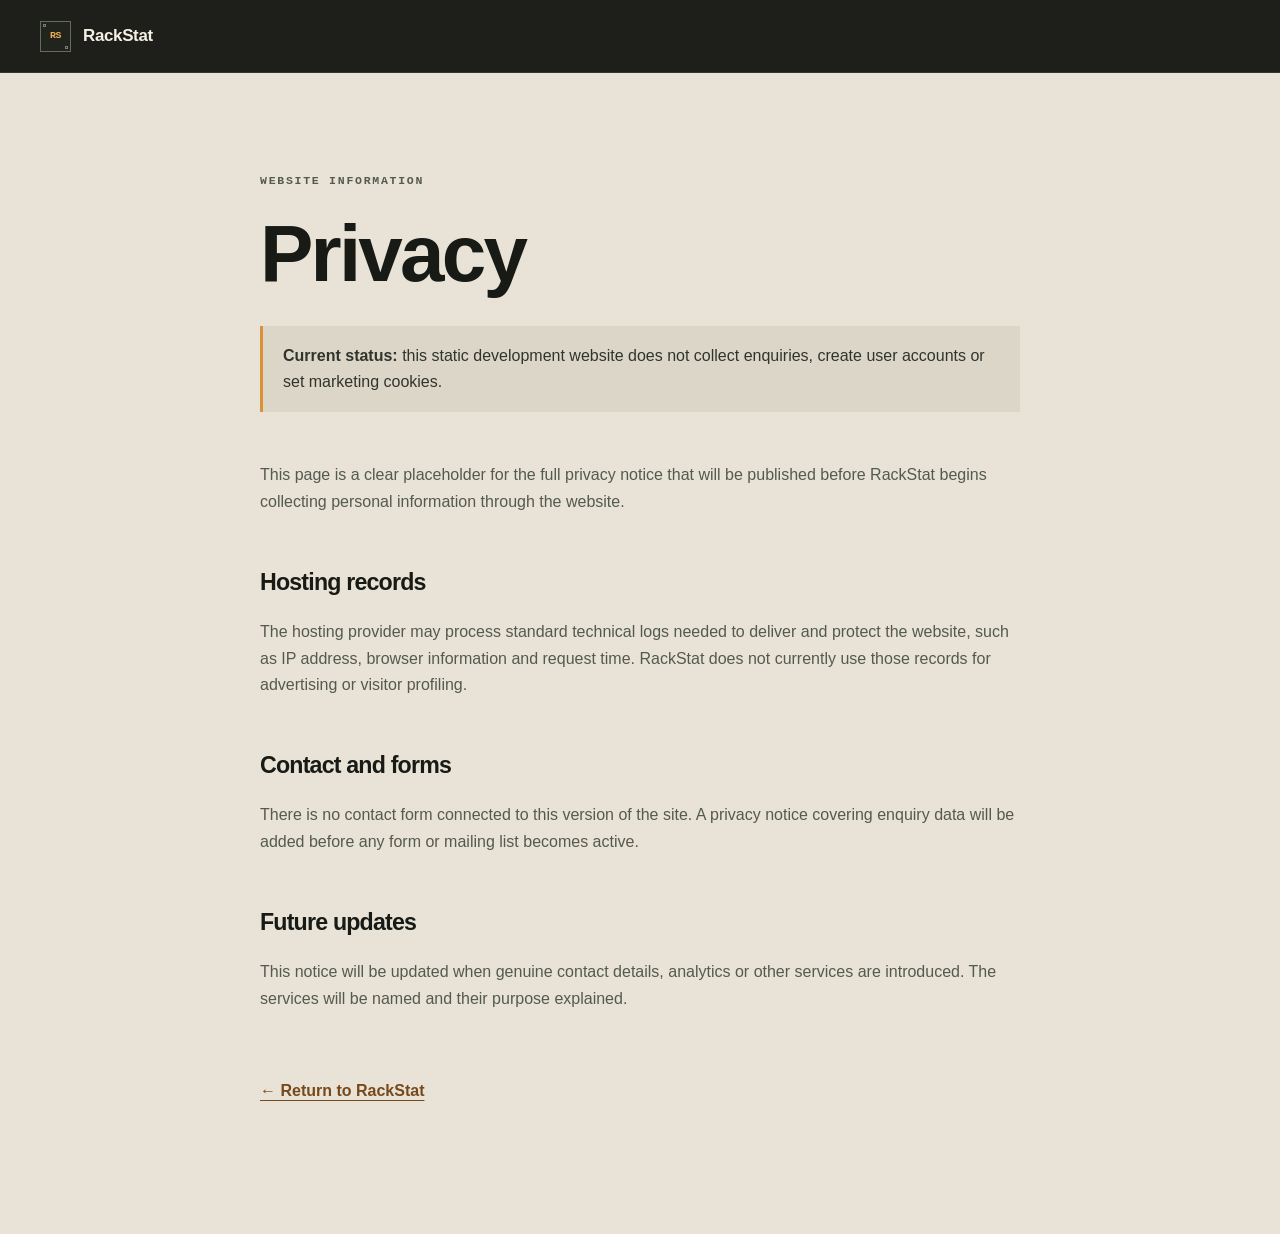
<file: pages/privacy.html>
<!doctype html>
<html lang="en-GB">
<head>
  <meta charset="utf-8">
  <meta name="viewport" content="width=device-width, initial-scale=1">
  <title>Privacy | RackStat</title>
  <meta name="description" content="RackStat website privacy information.">
  <meta name="robots" content="noindex">
  <meta name="theme-color" content="#11130f">
  <link rel="icon" href="../assets/icons/favicon.svg" type="image/svg+xml">
  <script>document.documentElement.classList.add("js");</script>
  <link rel="stylesheet" href="../styles.css">
  <script src="../scripts.js" defer></script>
</head>
<body class="legal-page">
  <a class="skip-link" href="#main-content">Skip to main content</a>
  <header class="site-header">
    <div class="header-inner">
      <a class="brand" href="../index.html" aria-label="RackStat home"><span class="brand-mark" aria-hidden="true"><span>RS</span></span><span class="brand-name">RackStat</span></a>
    </div>
  </header>
  <main class="legal-main" id="main-content">
    <p class="eyebrow">Website information</p>
    <h1>Privacy</h1>
    <div class="legal-status"><strong>Current status:</strong> this static development website does not collect enquiries, create user accounts or set marketing cookies.</div>
    <p>This page is a clear placeholder for the full privacy notice that will be published before RackStat begins collecting personal information through the website.</p>
    <h2>Hosting records</h2>
    <p>The hosting provider may process standard technical logs needed to deliver and protect the website, such as IP address, browser information and request time. RackStat does not currently use those records for advertising or visitor profiling.</p>
    <h2>Contact and forms</h2>
    <p>There is no contact form connected to this version of the site. A privacy notice covering enquiry data will be added before any form or mailing list becomes active.</p>
    <h2>Future updates</h2>
    <p>This notice will be updated when genuine contact details, analytics or other services are introduced. The services will be named and their purpose explained.</p>
    <a class="legal-back" href="../index.html">← Return to RackStat</a>
  </main>
</body>
</html>
</file>
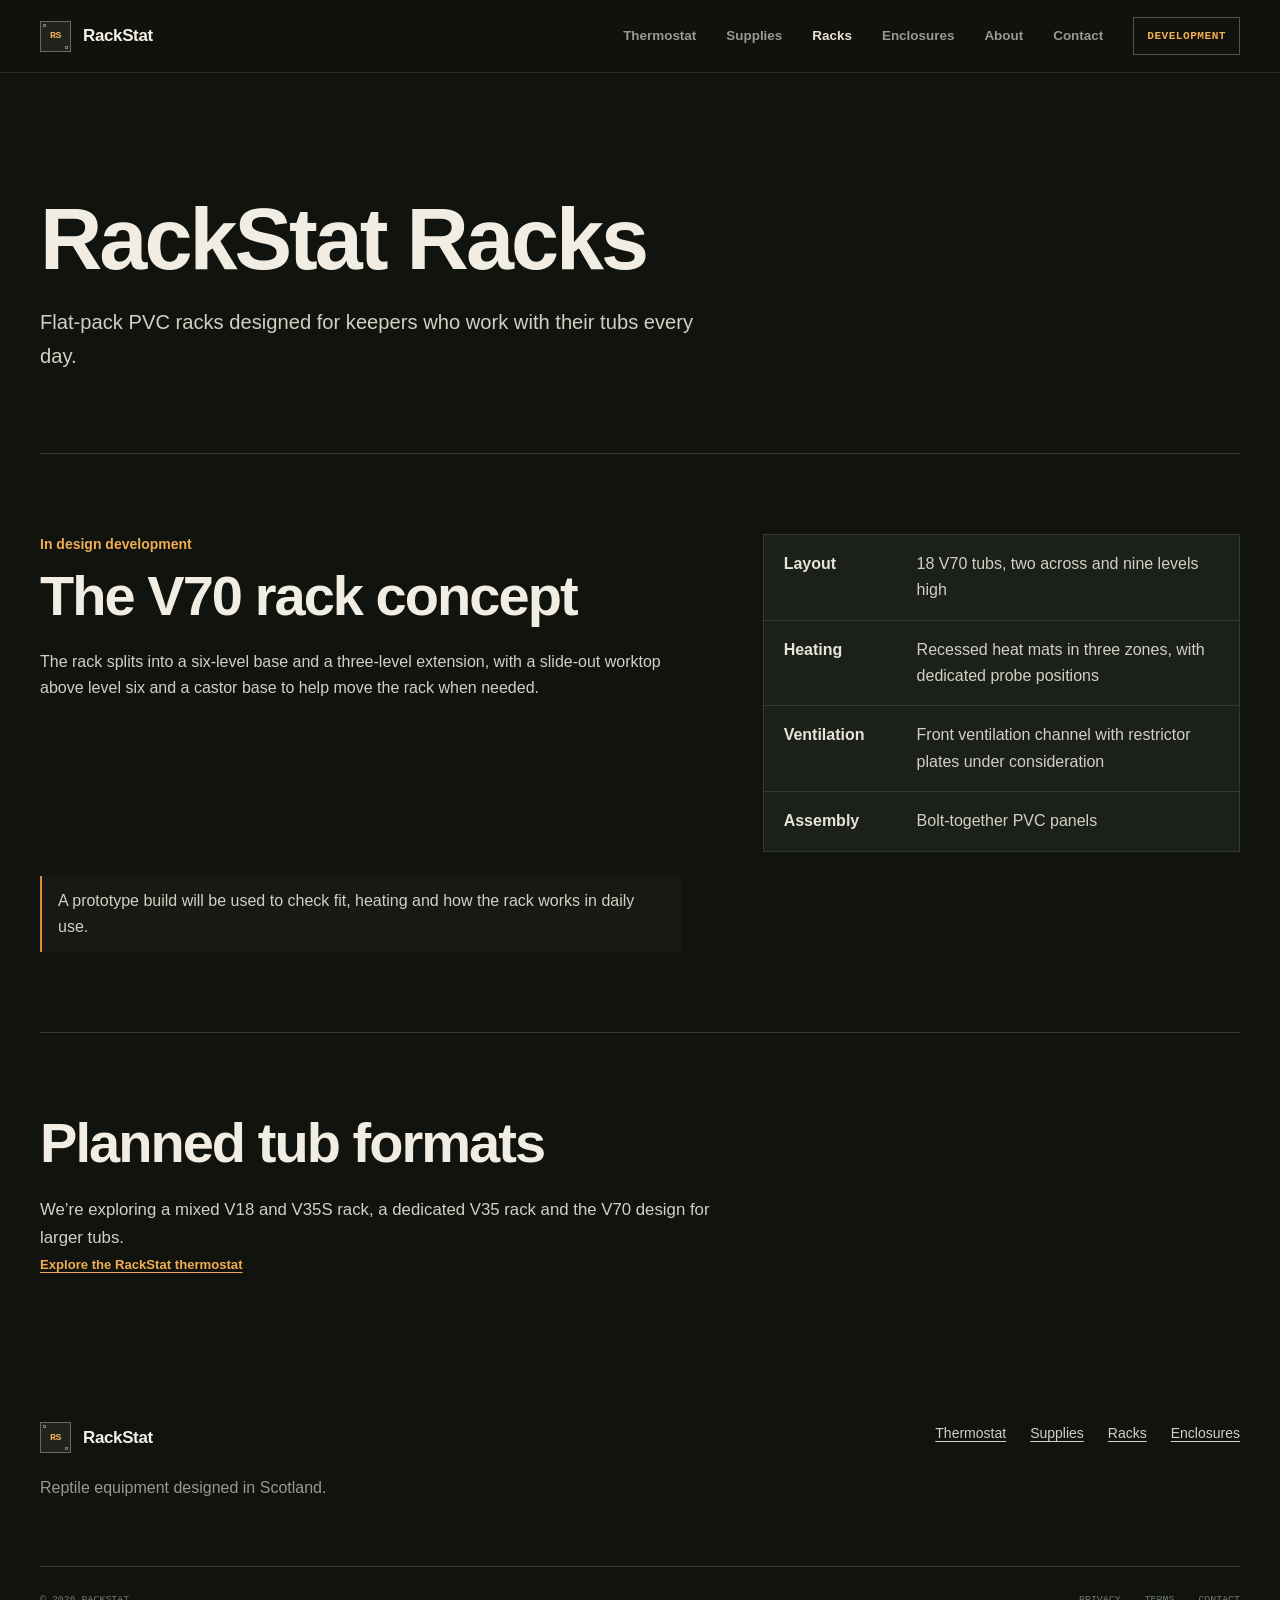
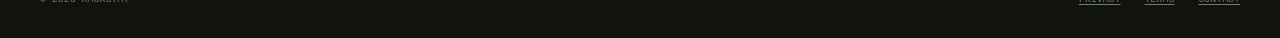
<file: pages/racks.html>
<!doctype html>
<html lang="en-GB">
<head>
  <meta charset="utf-8">
  <meta name="viewport" content="width=device-width, initial-scale=1">
  <title>RackStat Racks</title>
  <meta name="description" content="See the RackStat flat-pack PVC rack concept, including an 18-tub V70 design and planned formats for other tub sizes.">
  <meta name="theme-color" content="#11130f">
  <link rel="canonical" href="https://rackstat.co.uk/pages/racks.html">
  <link rel="icon" href="../assets/icons/favicon.svg" type="image/svg+xml">
  <link rel="apple-touch-icon" href="../assets/icons/apple-touch-icon-placeholder.svg">
  <meta property="og:type" content="website">
  <meta property="og:site_name" content="RackStat">
  <meta property="og:title" content="RackStat Racks">
  <meta property="og:description" content="See the RackStat flat-pack PVC rack concept, including an 18-tub V70 design and planned formats for other tub sizes.">
  <meta property="og:url" content="https://rackstat.co.uk/pages/racks.html">
  <script>document.documentElement.classList.add("js");</script>
  <link rel="stylesheet" href="../styles.css">
  <script src="../scripts.js" defer></script>
</head>
<body>
  <a class="skip-link" href="#main-content">Skip to main content</a>

  <header class="site-header" data-site-header>
    <div class="header-inner">
      <a class="brand" href="../index.html" aria-label="RackStat home">
        <span class="brand-mark" aria-hidden="true"><span>RS</span></span>
        <span class="brand-name">RackStat</span>
      </a>

      <button class="nav-toggle" type="button" aria-expanded="false" aria-controls="site-navigation" data-nav-toggle>
        <span class="sr-only">Open navigation</span>
        <span class="nav-toggle-lines" aria-hidden="true"></span>
      </button>

      <nav class="site-nav" id="site-navigation" aria-label="Primary" data-site-nav>
        <a href="../index.html#system">Thermostat</a>
        <a href="supplies.html">Supplies</a>
        <a href="racks.html" aria-current="page">Racks</a>
        <a href="enclosures.html">Enclosures</a>
        <a href="../index.html#mission">About</a>
        <a href="../index.html#contact">Contact</a>
        <a class="nav-cta" href="../index.html#development">Development</a>
      </nav>
    </div>
  </header>

  <main id="main-content">
    <header class="catalog-hero">
      <h1>RackStat Racks</h1>
      <p>Flat-pack PVC racks designed for keepers who work with their tubs every day.</p>
    </header>

    <section class="catalog-section" aria-labelledby="v70-title">
      <div class="catalog-split">
        <div>
          <p class="product-stage">In design development</p>
          <h2 id="v70-title">The V70 rack concept</h2>
          <p>The rack splits into a six-level base and a three-level extension, with a slide-out worktop above level six and a castor base to help move the rack when needed.</p>
        </div>
        <dl class="catalog-specs">
          <div><dt>Layout</dt><dd>18 V70 tubs, two across and nine levels high</dd></div>
          <div><dt>Heating</dt><dd>Recessed heat mats in three zones, with dedicated probe positions</dd></div>
          <div><dt>Ventilation</dt><dd>Front ventilation channel with restrictor plates under consideration</dd></div>
          <div><dt>Assembly</dt><dd>Bolt-together PVC panels</dd></div>
        </dl>
      </div>
      <p class="catalog-update">A prototype build will be used to check fit, heating and how the rack works in daily use.</p>
    </section>

    <section class="catalog-section" aria-labelledby="rack-formats-title">
      <h2 id="rack-formats-title">Planned tub formats</h2>
      <div class="catalog-copy">
        <p>We’re exploring a mixed V18 and V35S rack, a dedicated V35 rack and the V70 design for larger tubs.</p>
      </div>
      <a class="text-link" href="../index.html#system">Explore the RackStat thermostat</a>
    </section>
  </main>

  <footer class="site-footer">
    <div class="footer-main">
      <div>
        <a class="brand brand--footer" href="../index.html"><span class="brand-mark" aria-hidden="true"><span>RS</span></span><span class="brand-name">RackStat</span></a>
        <p>Reptile equipment designed in Scotland.</p>
      </div>
      <nav class="footer-products" aria-label="Products">
        <a href="../index.html#system">Thermostat</a>
        <a href="supplies.html">Supplies</a>
        <a href="racks.html">Racks</a>
        <a href="enclosures.html">Enclosures</a>
      </nav>
    </div>
    <div class="footer-meta">
      <p>© <span data-current-year>2026</span> RackStat</p>
      <nav aria-label="Website information"><a href="privacy.html">Privacy</a><a href="terms.html">Terms</a><a href="../index.html#contact">Contact</a></nav>
    </div>
  </footer>
</body>
</html>
</file>
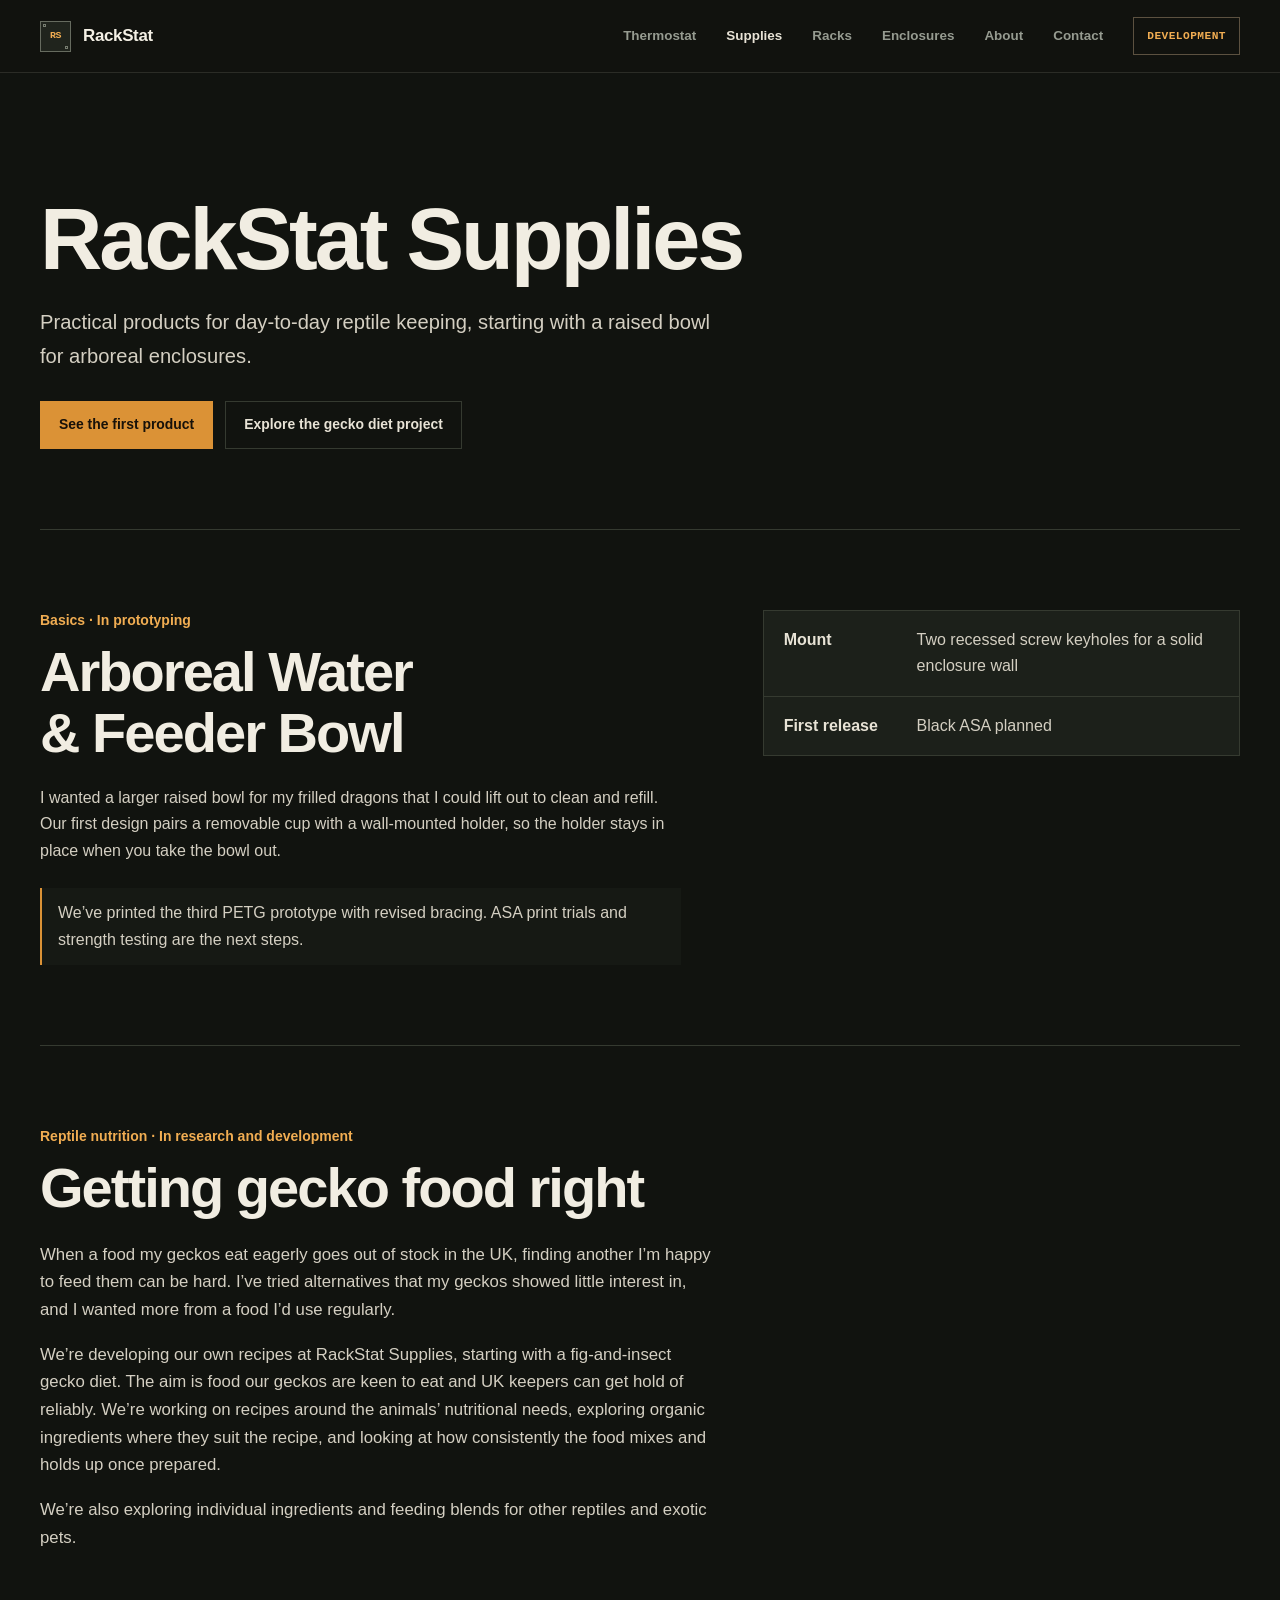
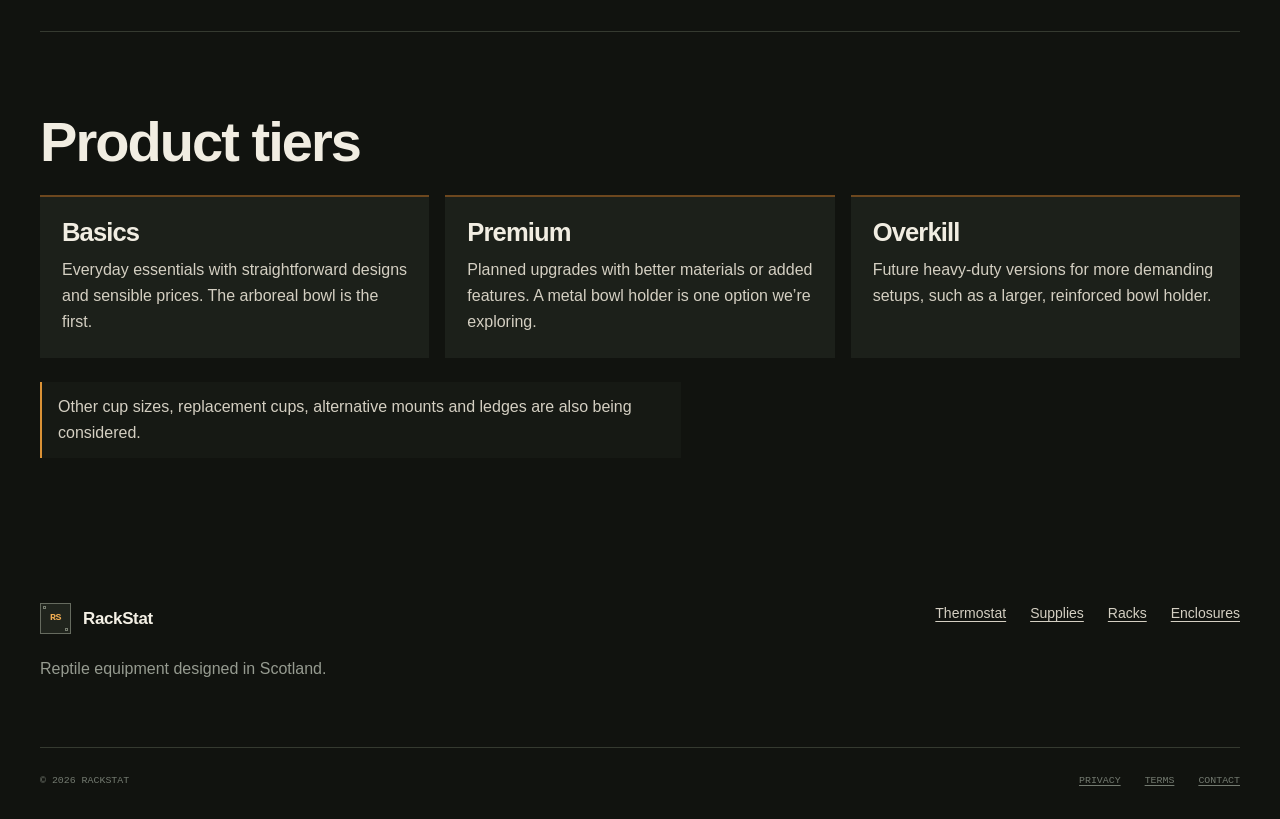
<file: pages/supplies.html>
<!doctype html>
<html lang="en-GB">
<head>
  <meta charset="utf-8">
  <meta name="viewport" content="width=device-width, initial-scale=1">
  <title>RackStat Supplies</title>
  <meta name="description" content="Explore RackStat’s arboreal water and feeder bowl prototype and our fig-and-insect gecko diet development in the UK.">
  <meta name="theme-color" content="#11130f">
  <link rel="canonical" href="https://rackstat.co.uk/pages/supplies.html">
  <link rel="icon" href="../assets/icons/favicon.svg" type="image/svg+xml">
  <link rel="apple-touch-icon" href="../assets/icons/apple-touch-icon-placeholder.svg">
  <meta property="og:type" content="website">
  <meta property="og:site_name" content="RackStat">
  <meta property="og:title" content="RackStat Supplies">
  <meta property="og:description" content="Explore RackStat’s arboreal water and feeder bowl prototype and our fig-and-insect gecko diet development in the UK.">
  <meta property="og:url" content="https://rackstat.co.uk/pages/supplies.html">
  <script>document.documentElement.classList.add("js");</script>
  <link rel="stylesheet" href="../styles.css">
  <script src="../scripts.js" defer></script>
</head>
<body>
  <a class="skip-link" href="#main-content">Skip to main content</a>

  <header class="site-header" data-site-header>
    <div class="header-inner">
      <a class="brand" href="../index.html" aria-label="RackStat home">
        <span class="brand-mark" aria-hidden="true"><span>RS</span></span>
        <span class="brand-name">RackStat</span>
      </a>

      <button class="nav-toggle" type="button" aria-expanded="false" aria-controls="site-navigation" data-nav-toggle>
        <span class="sr-only">Open navigation</span>
        <span class="nav-toggle-lines" aria-hidden="true"></span>
      </button>

      <nav class="site-nav" id="site-navigation" aria-label="Primary" data-site-nav>
        <a href="../index.html#system">Thermostat</a>
        <a href="supplies.html" aria-current="page">Supplies</a>
        <a href="racks.html">Racks</a>
        <a href="enclosures.html">Enclosures</a>
        <a href="../index.html#mission">About</a>
        <a href="../index.html#contact">Contact</a>
        <a class="nav-cta" href="../index.html#development">Development</a>
      </nav>
    </div>
  </header>

  <main id="main-content">
    <header class="catalog-hero">
      <h1>RackStat Supplies</h1>
      <p>Practical products for day-to-day reptile keeping, starting with a raised bowl for arboreal enclosures.</p>
      <div class="catalog-actions">
        <a class="button button--primary" href="#arboreal-bowl">See the first product</a>
        <a class="button button--quiet" href="#nutrition">Explore the gecko diet project</a>
      </div>
    </header>

    <section class="catalog-section" id="arboreal-bowl" aria-labelledby="bowl-title">
      <div class="catalog-split">
        <div>
          <p class="product-stage">Basics · In prototyping</p>
          <h2 id="bowl-title">Arboreal Water &amp; Feeder Bowl</h2>
          <p>I wanted a larger raised bowl for my frilled dragons that I could lift out to clean and refill. Our first design pairs a removable cup with a wall-mounted holder, so the holder stays in place when you take the bowl out.</p>
        </div>
        <dl class="catalog-specs">
          <div><dt>Mount</dt><dd>Two recessed screw keyholes for a solid enclosure wall</dd></div>
          <div><dt>First release</dt><dd>Black ASA planned</dd></div>
        </dl>
      </div>
      <p class="catalog-update">We’ve printed the third PETG prototype with revised bracing. ASA print trials and strength testing are the next steps.</p>
    </section>

    <section class="catalog-section" id="nutrition" aria-labelledby="nutrition-title">
      <p class="product-stage">Reptile nutrition · In research and development</p>
      <h2 id="nutrition-title">Getting gecko food right</h2>
      <div class="catalog-copy">
        <p>When a food my geckos eat eagerly goes out of stock in the UK, finding another I’m happy to feed them can be hard. I’ve tried alternatives that my geckos showed little interest in, and I wanted more from a food I’d use regularly.</p>
        <p>We’re developing our own recipes at RackStat Supplies, starting with a fig-and-insect gecko diet. The aim is food our geckos are keen to eat and UK keepers can get hold of reliably. We’re working on recipes around the animals’ nutritional needs, exploring organic ingredients where they suit the recipe, and looking at how consistently the food mixes and holds up once prepared.</p>
        <p>We’re also exploring individual ingredients and feeding blends for other reptiles and exotic pets.</p>
      </div>
    </section>

    <section class="catalog-section" id="tiers" aria-labelledby="tiers-title">
      <h2 id="tiers-title">Product tiers</h2>
      <div class="catalog-columns">
        <article>
          <h3>Basics</h3>
          <p>Everyday essentials with straightforward designs and sensible prices. The arboreal bowl is the first.</p>
        </article>
        <article>
          <h3>Premium</h3>
          <p>Planned upgrades with better materials or added features. A metal bowl holder is one option we’re exploring.</p>
        </article>
        <article>
          <h3>Overkill</h3>
          <p>Future heavy-duty versions for more demanding setups, such as a larger, reinforced bowl holder.</p>
        </article>
      </div>
      <p class="catalog-update">Other cup sizes, replacement cups, alternative mounts and ledges are also being considered.</p>
    </section>
  </main>

  <footer class="site-footer">
    <div class="footer-main">
      <div>
        <a class="brand brand--footer" href="../index.html"><span class="brand-mark" aria-hidden="true"><span>RS</span></span><span class="brand-name">RackStat</span></a>
        <p>Reptile equipment designed in Scotland.</p>
      </div>
      <nav class="footer-products" aria-label="Products">
        <a href="../index.html#system">Thermostat</a>
        <a href="supplies.html">Supplies</a>
        <a href="racks.html">Racks</a>
        <a href="enclosures.html">Enclosures</a>
      </nav>
    </div>
    <div class="footer-meta">
      <p>© <span data-current-year>2026</span> RackStat</p>
      <nav aria-label="Website information"><a href="privacy.html">Privacy</a><a href="terms.html">Terms</a><a href="../index.html#contact">Contact</a></nav>
    </div>
  </footer>
</body>
</html>
</file>
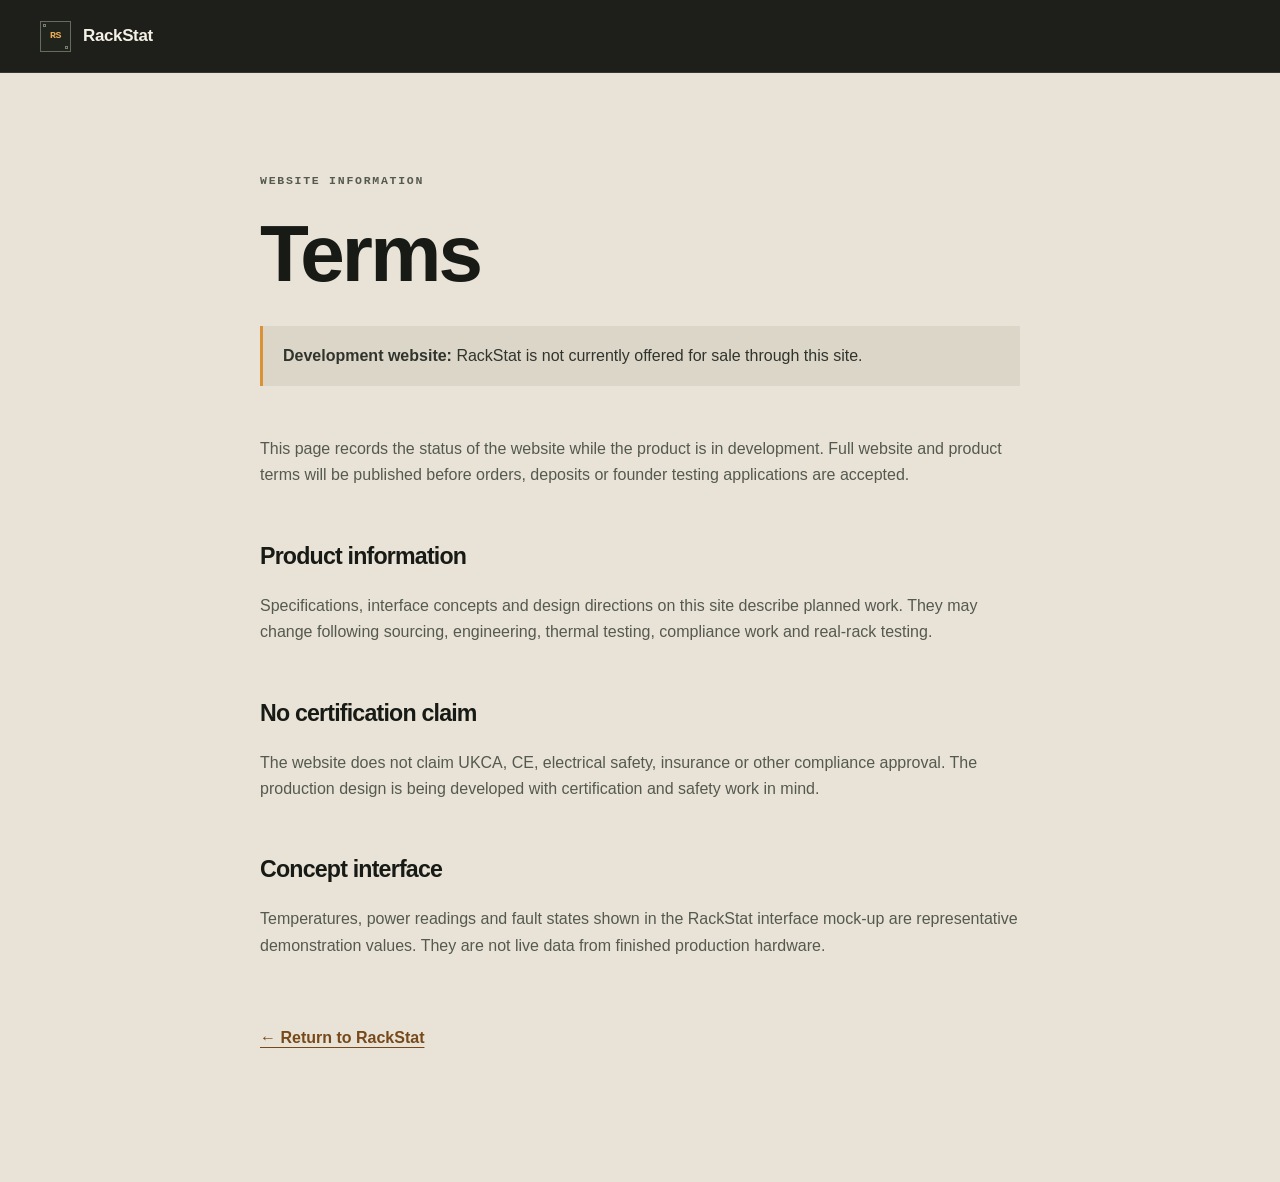
<file: pages/terms.html>
<!doctype html>
<html lang="en-GB">
<head>
  <meta charset="utf-8">
  <meta name="viewport" content="width=device-width, initial-scale=1">
  <title>Terms | RackStat</title>
  <meta name="description" content="RackStat website terms and development information.">
  <meta name="robots" content="noindex">
  <meta name="theme-color" content="#11130f">
  <link rel="icon" href="../assets/icons/favicon.svg" type="image/svg+xml">
  <script>document.documentElement.classList.add("js");</script>
  <link rel="stylesheet" href="../styles.css">
  <script src="../scripts.js" defer></script>
</head>
<body class="legal-page">
  <a class="skip-link" href="#main-content">Skip to main content</a>
  <header class="site-header">
    <div class="header-inner">
      <a class="brand" href="../index.html" aria-label="RackStat home"><span class="brand-mark" aria-hidden="true"><span>RS</span></span><span class="brand-name">RackStat</span></a>
    </div>
  </header>
  <main class="legal-main" id="main-content">
    <p class="eyebrow">Website information</p>
    <h1>Terms</h1>
    <div class="legal-status"><strong>Development website:</strong> RackStat is not currently offered for sale through this site.</div>
    <p>This page records the status of the website while the product is in development. Full website and product terms will be published before orders, deposits or founder testing applications are accepted.</p>
    <h2>Product information</h2>
    <p>Specifications, interface concepts and design directions on this site describe planned work. They may change following sourcing, engineering, thermal testing, compliance work and real-rack testing.</p>
    <h2>No certification claim</h2>
    <p>The website does not claim UKCA, CE, electrical safety, insurance or other compliance approval. The production design is being developed with certification and safety work in mind.</p>
    <h2>Concept interface</h2>
    <p>Temperatures, power readings and fault states shown in the RackStat interface mock-up are representative demonstration values. They are not live data from finished production hardware.</p>
    <a class="legal-back" href="../index.html">← Return to RackStat</a>
  </main>
</body>
</html>
</file>
<file: styles.css>
:root {
  --ink: #11130f;
  --ink-soft: #161914;
  --panel: #1c201a;
  --panel-raised: #23271f;
  --line: #353a30;
  --line-light: #c9c4b6;
  --paper: #e8e3d6;
  --paper-soft: #d4cfc2;
  --muted: #969b90;
  --accent: #db9236;
  --accent-bright: #f1ad52;
  --accent-dark: #6d471e;
  --normal: #96b79b;
  --warning: #e2b655;
  --fault: #dd735f;
  --offline: #9ca1a6;
  --content: min(1200px, calc(100vw - 48px));
  --narrow: 720px;
  --font-sans: Inter, ui-sans-serif, -apple-system, BlinkMacSystemFont, "Segoe UI", sans-serif;
  --font-mono: "SFMono-Regular", Consolas, "Liberation Mono", monospace;
  --shadow-equipment: 0 32px 70px rgba(0, 0, 0, 0.34), 0 2px 0 rgba(255, 255, 255, 0.03) inset;
}

*,
*::before,
*::after {
  box-sizing: border-box;
}

html {
  scroll-behavior: smooth;
  scroll-padding-top: 88px;
}

body {
  margin: 0;
  min-width: 320px;
  background: var(--ink);
  color: var(--paper);
  font-family: var(--font-sans);
  font-size: 16px;
  line-height: 1.65;
  text-rendering: optimizeLegibility;
}

body.nav-open {
  overflow: hidden;
}

a {
  color: inherit;
  text-decoration-thickness: 1px;
  text-underline-offset: 0.22em;
}

button,
a {
  -webkit-tap-highlight-color: transparent;
}

button {
  font: inherit;
}

:focus-visible {
  outline: 3px solid var(--accent-bright);
  outline-offset: 4px;
}

h1,
h2,
h3,
p,
figure,
blockquote,
dl,
dd {
  margin-top: 0;
}

h1,
h2,
h3 {
  color: #f1ede2;
  font-weight: 650;
  letter-spacing: -0.035em;
  line-height: 1.08;
}

h1 {
  margin-bottom: 28px;
  font-size: clamp(3.1rem, 7vw, 6.65rem);
  max-width: 860px;
}

h2 {
  margin-bottom: 24px;
  font-size: clamp(2.15rem, 4.6vw, 4.3rem);
}

h3 {
  font-size: clamp(1.25rem, 2vw, 1.75rem);
}

.sr-only {
  position: absolute;
  width: 1px;
  height: 1px;
  padding: 0;
  margin: -1px;
  overflow: hidden;
  clip: rect(0, 0, 0, 0);
  white-space: nowrap;
  border: 0;
}

.skip-link {
  position: fixed;
  z-index: 1000;
  top: 12px;
  left: 12px;
  padding: 10px 14px;
  background: var(--paper);
  color: var(--ink);
  transform: translateY(-180%);
}

.skip-link:focus {
  transform: translateY(0);
}

.eyebrow {
  display: flex;
  align-items: center;
  gap: 10px;
  margin-bottom: 22px;
  color: var(--accent-bright);
  font-family: var(--font-mono);
  font-size: 0.72rem;
  font-weight: 700;
  letter-spacing: 0.15em;
  line-height: 1.4;
  text-transform: uppercase;
}

.status-dot {
  display: inline-block;
  width: 8px;
  height: 8px;
  border: 1px solid currentColor;
  border-radius: 50%;
}

.status-dot--heating {
  background: var(--accent);
  color: var(--accent);
  box-shadow: 0 0 0 3px rgba(219, 146, 54, 0.12);
}

.status-dot--offline {
  background: transparent;
  color: var(--offline);
}

.site-header {
  position: sticky;
  z-index: 100;
  top: 0;
  border-bottom: 1px solid rgba(201, 196, 182, 0.14);
  background: rgba(17, 19, 15, 0.94);
  backdrop-filter: blur(12px);
}

.header-inner {
  display: flex;
  width: var(--content);
  min-height: 72px;
  margin: 0 auto;
  align-items: center;
  justify-content: space-between;
}

.brand {
  display: inline-flex;
  align-items: center;
  gap: 12px;
  color: #f4f0e5;
  text-decoration: none;
}

.brand-mark {
  display: grid;
  width: 31px;
  height: 31px;
  border: 1px solid #666b5f;
  background: #20241d;
  place-items: center;
  position: relative;
}

.brand-mark::before,
.brand-mark::after {
  position: absolute;
  width: 3px;
  height: 3px;
  border: 1px solid #777d70;
  content: "";
}

.brand-mark::before {
  top: 2px;
  left: 2px;
}

.brand-mark::after {
  right: 2px;
  bottom: 2px;
}

.brand-mark span {
  color: var(--accent-bright);
  font-family: var(--font-mono);
  font-size: 0.62rem;
  font-weight: 800;
  letter-spacing: -0.04em;
}

.brand-name {
  font-size: 1.06rem;
  font-weight: 700;
  letter-spacing: -0.02em;
}

.site-nav {
  display: flex;
  align-items: center;
  gap: 30px;
}

.site-nav a {
  color: var(--muted);
  font-size: 0.84rem;
  font-weight: 600;
  text-decoration: none;
}

.site-nav a:hover,
.site-nav a[aria-current] {
  color: var(--paper);
}

.site-nav .nav-cta {
  padding: 9px 13px;
  border: 1px solid #5c5140;
  color: var(--accent-bright);
  font-family: var(--font-mono);
  font-size: 0.7rem;
  letter-spacing: 0.04em;
  text-transform: uppercase;
}

.site-nav .nav-cta:hover {
  border-color: var(--accent);
  background: rgba(219, 146, 54, 0.08);
  color: #ffd094;
}

.nav-toggle {
  display: none;
  width: 42px;
  height: 42px;
  border: 1px solid var(--line);
  background: transparent;
  color: var(--paper);
}

.nav-toggle-lines,
.nav-toggle-lines::before,
.nav-toggle-lines::after {
  display: block;
  width: 18px;
  height: 1px;
  margin: auto;
  background: currentColor;
  content: "";
  transition: transform 180ms ease, opacity 180ms ease;
}

.nav-toggle-lines::before {
  transform: translateY(-6px);
}

.nav-toggle-lines::after {
  transform: translateY(5px);
}

.nav-toggle[aria-expanded="true"] .nav-toggle-lines {
  background: transparent;
}

.nav-toggle[aria-expanded="true"] .nav-toggle-lines::before {
  transform: rotate(45deg);
}

.nav-toggle[aria-expanded="true"] .nav-toggle-lines::after {
  transform: translateY(-1px) rotate(-45deg);
}

.hero {
  overflow: hidden;
  border-bottom: 1px solid var(--line);
}

.hero-grid {
  display: grid;
  width: var(--content);
  min-height: calc(100svh - 73px);
  margin: 0 auto;
  padding: 88px 0 96px;
  align-items: center;
  grid-template-columns: minmax(0, 1.03fr) minmax(420px, 0.97fr);
  gap: clamp(54px, 8vw, 118px);
}

.hero-copy {
  position: relative;
  z-index: 2;
}

.hero-copy h1 {
  max-width: 12ch;
  font-size: clamp(2.85rem, 6.25vw, 5.65rem);
  text-wrap: balance;
}

.hero-summary {
  max-width: 630px;
  margin-bottom: 34px;
  color: var(--paper-soft);
  font-size: clamp(1rem, 1.5vw, 1.14rem);
  line-height: 1.75;
}

.hero-actions {
  display: flex;
  flex-wrap: wrap;
  gap: 12px;
}

.button {
  display: inline-flex;
  min-height: 48px;
  padding: 10px 18px;
  align-items: center;
  justify-content: center;
  gap: 12px;
  border: 1px solid transparent;
  font-size: 0.87rem;
  font-weight: 700;
  text-decoration: none;
}

.button--primary {
  background: var(--accent);
  color: #171109;
}

.button--primary:hover {
  background: var(--accent-bright);
}

.button--quiet {
  border-color: var(--line);
  color: var(--paper);
}

.button--quiet:hover {
  border-color: #656b5e;
  background: #181b16;
}

.unit-concept {
  position: relative;
  margin: 0;
  padding: 12px;
  border: 1px solid #40463a;
  background: #20241d;
  box-shadow: var(--shadow-equipment);
}

.unit-concept::before,
.unit-concept::after {
  position: absolute;
  z-index: -1;
  top: 18px;
  width: 18px;
  height: calc(100% - 36px);
  border: 1px solid #32372e;
  background: #171a15;
  content: "";
}

.unit-concept::before {
  right: 100%;
}

.unit-concept::after {
  left: 100%;
}

.unit-topline {
  display: flex;
  padding: 3px 2px 11px;
  justify-content: space-between;
  color: #8f9589;
  font-family: var(--font-mono);
  font-size: 0.58rem;
  letter-spacing: 0.1em;
  text-transform: uppercase;
}

.unit-face {
  display: grid;
  min-height: 430px;
  padding: clamp(16px, 3vw, 30px);
  border: 1px solid #0c0d0b;
  background: #131511;
  grid-template-columns: 1fr 74px;
  gap: 18px;
}

.unit-display {
  display: flex;
  overflow: hidden;
  border: 1px solid #3b463c;
  background: #0e1410;
  flex-direction: column;
  box-shadow: 0 0 0 3px #090b09, 0 0 28px rgba(126, 172, 119, 0.05) inset;
}

.display-head {
  display: flex;
  padding: 15px 16px 13px;
  border-bottom: 1px solid #29352d;
  align-items: flex-start;
  justify-content: space-between;
}

.display-head div {
  display: flex;
  flex-direction: column;
}

.display-kicker,
.display-time {
  color: #7e9b82;
  font-family: var(--font-mono);
  font-size: 0.52rem;
  letter-spacing: 0.1em;
  text-transform: uppercase;
}

.display-head strong {
  color: #d4e3d2;
  font-family: var(--font-mono);
  font-size: 0.82rem;
  font-weight: 500;
}

.display-time {
  padding: 3px 5px;
  border: 1px solid #334539;
}

.display-channels {
  margin: 0;
  padding: 0 13px;
  list-style: none;
}

.display-channels li {
  display: grid;
  min-height: 54px;
  padding: 9px 3px;
  border-bottom: 1px solid #223027;
  align-items: center;
  grid-template-columns: 48px 1fr 58px 94px;
  gap: 8px;
  font-family: var(--font-mono);
}

.channel-id {
  color: #7d9280;
  font-size: 0.58rem;
}

.display-channels strong {
  color: #e2eddf;
  font-size: 1.02rem;
  font-weight: 500;
}

.display-channels sup {
  color: #91a794;
  font-size: 0.5em;
}

.target {
  color: #77847a;
  font-size: 0.54rem;
}

.state {
  display: inline-flex;
  align-items: center;
  gap: 6px;
  font-size: 0.54rem;
  white-space: nowrap;
}

.state span {
  display: inline-grid;
  width: 9px;
  height: 9px;
  border: 1px solid currentColor;
  border-radius: 50%;
  place-items: center;
  font-size: 0.45rem;
}

.state--heating {
  color: #e3a451;
}

.state--heating span {
  background: #e3a451;
}

.state--holding {
  color: #91b397;
}

.state--holding span {
  background: #91b397;
}

.state--fault {
  color: #ed806d;
}

.display-footer {
  display: flex;
  margin-top: auto;
  padding: 12px 16px;
  align-items: center;
  justify-content: space-between;
  gap: 10px;
  color: #6f8473;
  font-family: var(--font-mono);
  font-size: 0.48rem;
  text-transform: uppercase;
}

.unit-controls {
  display: flex;
  min-width: 0;
  align-items: center;
  flex-direction: column;
}

.control-label {
  margin: 4px 0 14px;
  color: #777d70;
  font-family: var(--font-mono);
  font-size: 0.46rem;
  letter-spacing: 0.06em;
  text-align: center;
}

.encoder {
  display: grid;
  width: 51px;
  height: 51px;
  border: 1px solid #4b5047;
  border-radius: 50%;
  background: #282b25;
  box-shadow: 0 6px 10px #070806, 0 2px 2px rgba(255, 255, 255, 0.06) inset;
  place-items: center;
}

.encoder span {
  width: 1px;
  height: 11px;
  margin-bottom: 25px;
  background: var(--accent);
}

.vent {
  width: 46px;
  height: 55px;
  margin-top: auto;
  background: repeating-linear-gradient(to bottom, transparent 0 5px, #383d34 5px 6px);
}

.vent--b {
  height: 42px;
  margin-top: 8px;
}

.unit-ports {
  display: grid;
  padding: 14px 3px 3px;
  grid-template-columns: repeat(10, 1fr);
  gap: 5px;
}

.unit-ports span {
  display: grid;
  aspect-ratio: 1;
  border: 1px solid #4b5047;
  border-radius: 50%;
  color: #80867a;
  font-family: var(--font-mono);
  font-size: 0.45rem;
  place-items: center;
}

.unit-concept figcaption {
  max-width: 470px;
  margin: 16px 2px 3px;
  color: #8a8f84;
  font-size: 0.69rem;
  line-height: 1.5;
}

.problem-section,
.system-section,
.features-section,
.engineering-section,
.development-section {
  width: var(--content);
  margin: 0 auto;
}

.problem-section {
  padding: 140px 0 130px;
}

.section-heading {
  margin-bottom: 62px;
}

.section-heading--split {
  display: grid;
  grid-template-columns: minmax(0, 1.15fr) minmax(330px, 0.7fr);
  gap: clamp(50px, 10vw, 150px);
  align-items: end;
}

.section-heading--split h2 {
  max-width: 720px;
  margin-bottom: 0;
}

.reading-copy {
  color: var(--paper-soft);
  font-size: 1.02rem;
}

.reading-copy p:last-child,
.section-heading > p:last-child {
  margin-bottom: 0;
}

.control-comparison {
  display: grid;
  border-top: 1px solid var(--line);
  border-bottom: 1px solid var(--line);
  grid-template-columns: 0.92fr 1.08fr;
}

.comparison-panel {
  min-width: 0;
  padding: 42px clamp(22px, 4vw, 54px) 38px;
}

.comparison-panel + .comparison-panel {
  border-left: 1px solid var(--line);
}

.comparison-panel--conventional {
  background: #141612;
}

.comparison-panel--rackstat {
  background: #1a1d18;
}

.comparison-panel > header {
  display: flex;
  margin-bottom: 34px;
  gap: 17px;
}

.panel-index {
  padding-top: 4px;
  color: var(--accent);
  font-family: var(--font-mono);
  font-size: 0.68rem;
}

.comparison-panel h3 {
  margin-bottom: 7px;
}

.comparison-panel header p {
  margin-bottom: 0;
  color: var(--muted);
  font-size: 0.85rem;
}

.rack-diagram {
  min-height: 465px;
  position: relative;
}

.rack-diagram ol {
  margin: 0;
  padding: 0;
  list-style: none;
}

.rack-diagram li {
  display: flex;
  min-height: 40px;
  margin-bottom: 5px;
  padding: 7px 11px;
  border: 1px solid #30352c;
  align-items: center;
  justify-content: space-between;
  color: #9ca197;
  font-family: var(--font-mono);
  font-size: 0.65rem;
}

.rack-diagram li strong {
  color: #e0dcd1;
  font-weight: 500;
}

.rack-diagram--shared {
  display: grid;
  padding-left: 126px;
  align-items: center;
}

.rack-diagram--shared ol {
  position: relative;
  z-index: 2;
}

.rack-diagram--shared li b {
  display: inline-block;
  min-width: 27px;
  color: #8f7657;
  font-weight: 500;
}

.rack-diagram--shared li strong {
  color: #a79b8b;
  font-size: 0.55rem;
  text-transform: uppercase;
}

.thermostat-stack {
  display: flex;
  position: absolute;
  z-index: 3;
  top: 61px;
  bottom: 62px;
  left: 0;
  width: 96px;
  justify-content: space-between;
  flex-direction: column;
}

.thermostat-stack .thermostat-node {
  display: flex;
  width: 96px;
  min-height: 78px;
  padding: 12px 9px;
  border: 1px solid #61574a;
  background: #1b1a16;
  align-items: center;
  justify-content: center;
  flex-direction: column;
  text-align: center;
  box-shadow: 0 7px 16px rgba(0, 0, 0, 0.3);
}

.thermostat-stack .thermostat-node span {
  color: var(--accent);
  font-family: var(--font-mono);
  font-size: 0.62rem;
  font-weight: 700;
}

.thermostat-stack .thermostat-node small {
  color: var(--muted);
  font-family: var(--font-mono);
  font-size: 0.43rem;
  text-transform: uppercase;
}

.thermostat-stack .thermostat-node i {
  width: 6px;
  height: 6px;
  margin-top: 8px;
  border-radius: 50%;
  background: var(--accent);
}

.cable-runs {
  position: absolute;
  z-index: 1;
  top: 0;
  bottom: 0;
  left: 80px;
  width: 68px;
  overflow: hidden;
  opacity: 0.78;
}

.cable-runs i {
  position: absolute;
  width: 78px;
  height: 34px;
  border: 1px solid #6b5336;
  border-right: 0;
  border-radius: 50% 0 0 50%;
  transform-origin: center;
}

.cable-runs i:nth-child(1) { top: 28px; left: 14px; transform: rotate(12deg); }
.cable-runs i:nth-child(2) { top: 66px; left: 2px; transform: rotate(-17deg); }
.cable-runs i:nth-child(3) { top: 103px; left: 19px; transform: rotate(21deg); }
.cable-runs i:nth-child(4) { top: 144px; left: 6px; transform: rotate(-8deg); }
.cable-runs i:nth-child(5) { top: 181px; left: 17px; transform: rotate(15deg); }
.cable-runs i:nth-child(6) { top: 249px; left: 4px; transform: rotate(-14deg); }
.cable-runs i:nth-child(7) { top: 288px; left: 18px; transform: rotate(18deg); }
.cable-runs i:nth-child(8) { top: 326px; left: 1px; transform: rotate(-20deg); }
.cable-runs i:nth-child(9) { top: 365px; left: 16px; transform: rotate(9deg); }
.cable-runs i:nth-child(10) { top: 402px; left: 3px; transform: rotate(-12deg); }

.probe-level {
  border-color: #685a45 !important;
  background: rgba(219, 146, 54, 0.05);
  position: relative;
}

.probe-level em {
  position: absolute;
  top: -1px;
  right: -1px;
  padding: 2px 5px;
  background: var(--accent-dark);
  color: #f6c98d;
  font-size: 0.45rem;
  font-style: normal;
  text-transform: uppercase;
}

.rack-diagram--independent li {
  display: grid;
  grid-template-columns: 1fr 80px 44px;
  gap: 12px;
}

.rack-diagram--independent li b {
  margin-right: 14px;
  color: var(--accent);
  font-weight: 500;
}

.rack-diagram--independent li i {
  color: #9daf9c;
  font-size: 0.55rem;
  font-style: normal;
  text-align: right;
}

.fault-text {
  color: var(--fault) !important;
}

.diagram-note {
  display: flex;
  margin-bottom: 0;
  padding-top: 20px;
  border-top: 1px solid #30352c;
  gap: 10px;
  color: #b8aa94;
  font-size: 0.78rem;
}

.diagram-note span {
  color: var(--warning);
}

.diagram-note--good {
  color: #acb8aa;
}

.diagram-note--good span {
  color: var(--normal);
}

.cable-burden {
  display: grid;
  margin-top: 74px;
  padding: 42px 0;
  border-top: 1px solid #655845;
  border-bottom: 1px solid #655845;
  grid-template-columns: 0.48fr minmax(0, 1.2fr) minmax(270px, 0.65fr);
  gap: clamp(35px, 6vw, 82px);
}

.cable-burden > .eyebrow {
  align-self: start;
  margin-bottom: 0;
}

.cable-burden h3 {
  max-width: 650px;
  margin-bottom: 20px;
  font-size: clamp(1.55rem, 2.7vw, 2.35rem);
}

.cable-burden > div p {
  max-width: 690px;
  color: var(--paper-soft);
  font-size: 0.91rem;
}

.cable-burden > div p:last-child {
  margin-bottom: 0;
}

.cable-burden > div strong {
  color: var(--paper);
}

.cable-burden dl {
  margin: 0;
  border-top: 1px solid var(--line);
}

.cable-burden dl div {
  padding: 13px 0;
  border-bottom: 1px solid var(--line);
}

.cable-burden dt {
  color: var(--accent-bright);
  font-family: var(--font-mono);
  font-size: 0.58rem;
  letter-spacing: 0.06em;
  text-transform: uppercase;
}

.cable-burden dd {
  color: var(--muted);
  font-size: 0.76rem;
}

.seasonal-control {
  display: grid;
  margin-top: 112px;
  padding: clamp(32px, 5vw, 62px);
  border: 1px solid #3d4338;
  background: #171a15;
  grid-template-columns: minmax(0, 0.86fr) minmax(390px, 1.14fr);
  gap: clamp(55px, 9vw, 120px);
  box-shadow: 0 26px 58px rgba(0, 0, 0, 0.2);
}

.seasonal-copy h3 {
  max-width: 580px;
  margin-bottom: 24px;
  font-size: clamp(1.85rem, 3.6vw, 3.2rem);
}

.seasonal-copy > p:not(.eyebrow, .concept-note) {
  max-width: 620px;
  color: var(--paper-soft);
  font-size: 0.92rem;
}

.concept-note {
  margin: 30px 0 0;
  padding-top: 15px;
  border-top: 1px solid var(--line);
  color: var(--muted);
  font-family: var(--font-mono);
  font-size: 0.58rem;
  line-height: 1.6;
  text-transform: uppercase;
}

.seasonal-workflow {
  align-self: center;
  border: 1px solid #3d493f;
  background: #0f130f;
  box-shadow: 0 0 0 3px #0b0d0b;
  font-family: var(--font-mono);
}

.workflow-toolbar,
.workflow-footer {
  display: flex;
  padding: 14px 16px;
  align-items: center;
  justify-content: space-between;
  gap: 20px;
}

.workflow-toolbar {
  border-bottom: 1px solid #2c372f;
  color: #718078;
  font-size: 0.56rem;
  letter-spacing: 0.08em;
  text-transform: uppercase;
}

.workflow-toolbar strong {
  color: var(--accent-bright);
  font-size: 0.62rem;
}

.seasonal-workflow ol {
  margin: 0;
  padding: 0 16px;
  list-style: none;
}

.seasonal-workflow li {
  display: grid;
  min-height: 82px;
  padding: 14px 0;
  border-bottom: 1px solid #263029;
  align-items: center;
  grid-template-columns: 34px 1fr auto;
  gap: 13px;
}

.seasonal-workflow li > span {
  color: var(--accent);
  font-size: 0.6rem;
}

.seasonal-workflow li div {
  display: flex;
  flex-direction: column;
}

.seasonal-workflow li strong {
  color: #d9e0d7;
  font-size: 0.75rem;
  font-weight: 500;
}

.seasonal-workflow li small {
  color: #738078;
  font-family: var(--font-sans);
  font-size: 0.66rem;
}

.seasonal-workflow li > b {
  min-width: 51px;
  padding: 4px 6px;
  border: 1px solid #415046;
  color: var(--normal);
  font-size: 0.5rem;
  font-weight: 500;
  text-align: center;
  text-transform: uppercase;
}

.workflow-footer {
  color: #647169;
  font-size: 0.5rem;
  text-transform: uppercase;
}

.mission-section {
  border-top: 1px solid var(--line-light);
  border-bottom: 1px solid var(--line-light);
  background: var(--paper);
  color: #30332d;
}

.mission-grid {
  display: grid;
  width: var(--content);
  margin: 0 auto;
  padding: 132px 0;
  grid-template-columns: minmax(0, 0.95fr) minmax(430px, 0.75fr);
  gap: clamp(70px, 12vw, 180px);
}

.mission-section .eyebrow {
  color: #88561e;
}

.mission-section h2 {
  color: #151713;
}

.system-section {
  padding: 140px 0 146px;
}

.section-heading--system {
  display: grid;
  grid-template-columns: 1fr minmax(300px, 0.55fr);
  gap: 80px;
  align-items: end;
}

.section-heading--system h2 {
  margin-bottom: 0;
}

.section-heading--system > p {
  color: var(--muted);
}

.channel-console {
  border: 1px solid #3c4237;
  background: #0f120f;
  box-shadow: var(--shadow-equipment);
}

.console-toolbar,
.console-footer {
  display: flex;
  align-items: center;
  justify-content: space-between;
  gap: 24px;
  font-family: var(--font-mono);
  text-transform: uppercase;
}

.console-toolbar {
  min-height: 70px;
  padding: 14px 22px;
  border-bottom: 1px solid #333a31;
}

.console-toolbar > div:first-child {
  display: flex;
  align-items: baseline;
  gap: 20px;
}

.console-brand {
  color: var(--accent-bright);
  font-size: 0.76rem;
  font-weight: 800;
  letter-spacing: 0.09em;
}

.console-view {
  color: #777f76;
  font-size: 0.55rem;
  letter-spacing: 0.08em;
}

.console-key {
  display: flex;
  gap: 17px;
  color: #889088;
  font-size: 0.54rem;
}

.console-key span {
  display: flex;
  align-items: center;
  gap: 6px;
}

.console-key i {
  width: 7px;
  height: 7px;
  border-radius: 50%;
}

.key-normal { background: var(--normal); }
.key-heating { background: var(--accent); }
.key-fault { background: var(--fault); }

.channel-table {
  font-family: var(--font-mono);
}

.channel-table-head,
.channel-table-row {
  display: grid;
  padding: 0 22px;
  align-items: center;
  grid-template-columns: 1.55fr 1fr 1fr 1.3fr 0.8fr 0.7fr;
  gap: 16px;
}

.channel-table-head {
  min-height: 42px;
  border-bottom: 1px solid #2c322a;
  color: #697069;
  font-size: 0.55rem;
  letter-spacing: 0.08em;
  text-transform: uppercase;
}

.channel-table-row {
  min-height: 56px;
  border-bottom: 1px solid #262c25;
  color: #bbc3b9;
  font-size: 0.69rem;
}

.channel-table-row:last-child {
  border-bottom: 0;
}

.channel-table-row:hover {
  background: #151a15;
}

.channel-table-row > span:first-child {
  color: #d7ddd3;
}

.channel-table-row b {
  display: inline-block;
  min-width: 31px;
  color: #7f8a7f;
  font-weight: 500;
}

.channel-table-row > span:nth-child(4) {
  display: grid;
  grid-template-columns: minmax(45px, 100px) 1fr;
  align-items: center;
  gap: 10px;
}

.channel-table-row i {
  display: block;
  width: 100%;
  height: 3px;
  background: #30362f;
  position: relative;
}

.channel-table-row i::after {
  position: absolute;
  width: var(--output);
  height: 100%;
  background: #68756a;
  content: "";
}

.channel-table-row.is-heating i::after {
  background: var(--accent);
}

.channel-table-row.is-fault {
  background: rgba(221, 115, 95, 0.055);
  color: #cfa49c;
}

.channel-table-row.is-fault strong {
  color: var(--fault);
}

.console-footer {
  min-height: 47px;
  padding: 12px 22px;
  border-top: 1px solid #343a31;
  color: #6c746b;
  font-size: 0.5rem;
  letter-spacing: 0.06em;
}

.features-section {
  padding: 30px 0 136px;
}

.section-heading--narrow {
  max-width: 760px;
  margin-bottom: 76px;
}

.section-heading--narrow > p:last-child {
  max-width: 650px;
  color: var(--paper-soft);
  font-size: 1.05rem;
}

.feature-bands {
  border-top: 1px solid var(--line);
}

.feature-band {
  display: grid;
  padding: 54px 0;
  border-bottom: 1px solid var(--line);
  grid-template-columns: minmax(300px, 0.84fr) minmax(0, 1.16fr);
  gap: clamp(60px, 10vw, 150px);
}

.feature-band header > span {
  display: block;
  margin-bottom: 22px;
  color: var(--accent);
  font-family: var(--font-mono);
  font-size: 0.67rem;
  letter-spacing: 0.11em;
  text-transform: uppercase;
}

.feature-band h3 {
  max-width: 420px;
  margin-bottom: 0;
  font-size: clamp(1.55rem, 2.8vw, 2.45rem);
}

.feature-band-body > p {
  max-width: 670px;
  color: var(--paper-soft);
}

.technical-list {
  display: grid;
  margin: 31px 0 0;
  padding: 0;
  border-top: 1px solid var(--line);
  grid-template-columns: 1fr 1fr;
  list-style: none;
}

.technical-list li {
  padding: 12px 10px 12px 0;
  border-bottom: 1px solid var(--line);
  color: #b9beb4;
  font-family: var(--font-mono);
  font-size: 0.66rem;
}

.technical-list li:nth-child(odd) {
  border-right: 1px solid var(--line);
}

.technical-list li:nth-child(even) {
  padding-left: 16px;
}

.monitor-readout {
  display: grid;
  margin-top: 33px;
  border-top: 1px solid #4b4f42;
  border-bottom: 1px solid #4b4f42;
  grid-template-columns: repeat(4, 1fr);
}

.monitor-readout span {
  display: flex;
  padding: 17px 14px;
  border-right: 1px solid #4b4f42;
  flex-direction: column;
}

.monitor-readout span:last-child {
  border-right: 0;
}

.monitor-readout small {
  color: #737b72;
  font-family: var(--font-mono);
  font-size: 0.52rem;
  text-transform: uppercase;
}

.monitor-readout b {
  color: #e4e0d5;
  font-family: var(--font-mono);
  font-size: 0.9rem;
  font-weight: 500;
}

.technical-list--statuses {
  display: block;
}

.technical-list--statuses li {
  display: flex;
  padding-left: 0 !important;
  border-right: 0 !important;
  align-items: center;
  gap: 17px;
}

.status-code {
  display: inline-block;
  min-width: 38px;
  color: var(--fault);
}

.plain-note {
  margin-top: 31px;
  padding: 22px 24px;
  border-left: 3px solid var(--accent);
  background: #191c17;
}

.plain-note strong {
  color: var(--accent-bright);
}

.memory-section {
  display: grid;
  padding: 132px max(24px, calc((100vw - 1200px) / 2));
  border-top: 1px solid #d0cbbc;
  border-bottom: 1px solid #d0cbbc;
  background: #ded9cc;
  color: #33362f;
  grid-template-columns: minmax(0, 0.8fr) minmax(440px, 1.2fr);
  gap: clamp(70px, 12vw, 180px);
  align-items: center;
}

.memory-section .eyebrow {
  color: #82511c;
}

.memory-section h2 {
  color: #151713;
}

.memory-copy > p:not(.eyebrow) {
  max-width: 610px;
}

.accuracy-note {
  margin-top: 31px;
  padding: 17px 20px;
  border: 1px solid #b8b1a2;
  color: #55594f;
  font-size: 0.82rem;
}

.accuracy-note strong {
  color: #302a21;
}

.recovery-sequence {
  display: grid;
  align-items: center;
  grid-template-columns: 1fr 50px 1fr 50px 1fr;
}

.recovery-sequence div {
  display: flex;
  min-height: 170px;
  padding: 20px;
  border: 1px solid #aaa496;
  background: #e8e3d7;
  flex-direction: column;
}

.recovery-sequence div > span {
  margin-bottom: auto;
  color: #8d5a23;
  font-family: var(--font-mono);
  font-size: 0.68rem;
}

.recovery-sequence strong {
  margin-bottom: 4px;
  color: #20231e;
  font-size: 0.84rem;
}

.recovery-sequence small {
  color: #6e7169;
  font-size: 0.68rem;
}

.recovery-sequence > i {
  height: 1px;
  background: #aaa496;
  position: relative;
}

.recovery-sequence > i::after {
  position: absolute;
  top: -3px;
  right: -1px;
  width: 6px;
  height: 6px;
  border-top: 1px solid #777165;
  border-right: 1px solid #777165;
  content: "";
  transform: rotate(45deg);
}

.engineering-section {
  padding: 142px 0;
}

.engineering-grid {
  display: grid;
  grid-template-columns: minmax(390px, 0.9fr) minmax(0, 1.1fr);
  gap: clamp(70px, 10vw, 140px);
}

.airflow-panel {
  margin: 0;
  padding: 25px;
  border: 1px solid var(--line);
  background: #171a15;
}

.airflow-panel figcaption {
  display: flex;
  margin-bottom: 28px;
  flex-direction: column;
}

.airflow-panel figcaption span {
  margin-bottom: 4px;
  color: var(--accent);
  font-family: var(--font-mono);
  font-size: 0.6rem;
  letter-spacing: 0.09em;
  text-transform: uppercase;
}

.airflow-panel figcaption strong {
  font-size: 1.3rem;
}

.enclosure-cutaway {
  display: grid;
  min-height: 460px;
  padding: 25px;
  border: 1px solid #3c4238;
  background: #10120f;
  grid-template-rows: auto 1fr 1.3fr 1fr auto;
  position: relative;
}

.airflow-label {
  display: flex;
  align-items: center;
  justify-content: space-between;
  color: #8e958b;
  font-family: var(--font-mono);
  font-size: 0.57rem;
  letter-spacing: 0.06em;
  text-transform: uppercase;
}

.airflow-label b {
  color: var(--accent);
  font-size: 1.2rem;
}

.component-bank {
  display: flex;
  padding: 21px;
  border: 1px solid #343a31;
  align-items: end;
  gap: 8px;
  position: relative;
}

.component-bank span {
  position: absolute;
  top: 8px;
  left: 10px;
  color: #777e75;
  font-family: var(--font-mono);
  font-size: 0.5rem;
  text-transform: uppercase;
}

.component-bank i {
  flex: 1;
  border: 1px solid #484e43;
  background: #252920;
}

.component-bank--hot i {
  height: 42%;
  border-top-color: #815a31;
}

.component-bank--cool i:first-of-type { height: 58%; }
.component-bank--cool i:last-of-type { height: 38%; }

.air-path {
  display: flex;
  padding: 5px 0;
  align-items: center;
  justify-content: space-around;
}

.air-path i {
  width: 1px;
  height: 70%;
  background: #715332;
  position: relative;
}

.air-path i::before,
.air-path i::after {
  position: absolute;
  top: 0;
  left: -3px;
  width: 6px;
  height: 6px;
  border-top: 1px solid var(--accent);
  border-left: 1px solid var(--accent);
  content: "";
  transform: rotate(45deg);
}

.air-path i::after {
  top: 45%;
}

.airflow-panel > p {
  margin: 23px 0 0;
  color: var(--muted);
  font-size: 0.83rem;
}

.engineering-notes {
  border-top: 1px solid var(--line);
}

.engineering-notes article {
  display: grid;
  padding: 30px 0;
  border-bottom: 1px solid var(--line);
  grid-template-columns: 46px 1fr;
  gap: 15px;
}

.engineering-notes article > span {
  color: var(--accent);
  font-family: var(--font-mono);
  font-size: 0.66rem;
}

.engineering-notes h3 {
  margin-bottom: 11px;
  font-size: 1.35rem;
}

.engineering-notes p {
  max-width: 590px;
  margin-bottom: 0;
  color: var(--muted);
  font-size: 0.9rem;
}

.probe-section {
  display: grid;
  border-top: 1px solid #d0cbbc;
  border-bottom: 1px solid #d0cbbc;
  background: #e6e0d3;
  color: #393c35;
  grid-template-columns: 0.9fr 1.1fr;
}

.probe-visual {
  display: grid;
  min-height: 620px;
  overflow: hidden;
  padding: 70px max(40px, calc((100vw - 1200px) / 2));
  padding-right: 70px;
  border-right: 1px solid #bcb6a8;
  background: #d8d2c5;
  align-content: center;
  justify-items: center;
  position: relative;
}

.socket-bank {
  display: grid;
  width: min(410px, 100%);
  padding: 26px;
  border: 1px solid #7e7b71;
  background: #22251f;
  grid-template-columns: repeat(5, 1fr);
  gap: 25px 18px;
  box-shadow: 0 22px 45px rgba(44, 42, 36, 0.2);
}

.socket-bank span {
  display: grid;
  aspect-ratio: 1;
  border: 2px solid #6e7368;
  border-radius: 50%;
  background: #131512;
  color: #a2a79d;
  font-family: var(--font-mono);
  font-size: 0.6rem;
  place-items: center;
  position: relative;
}

.socket-bank span::before {
  position: absolute;
  top: 18%;
  width: 3px;
  height: 3px;
  border-radius: 50%;
  background: #80877b;
  box-shadow: -6px 10px #80877b, 6px 10px #80877b;
  content: "";
}

.connector {
  display: grid;
  width: 114px;
  height: 114px;
  margin-top: 62px;
  border: 8px solid #65685f;
  border-radius: 50%;
  background: #22251f;
  grid-template-columns: 1fr 1fr;
  place-items: center;
  position: relative;
}

.connector::before {
  position: absolute;
  top: -12px;
  width: 18px;
  height: 14px;
  border: 5px solid #65685f;
  border-bottom: 0;
  content: "";
}

.connector i {
  width: 9px;
  height: 9px;
  border-radius: 50%;
  background: #a99c77;
}

.connector i:nth-child(3) {
  grid-column: 1 / -1;
}

.cable {
  width: 5px;
  height: 100px;
  background: #393b36;
}

.probe-copy {
  max-width: 700px;
  padding: 130px max(40px, calc((100vw - 1200px) / 2)) 130px clamp(60px, 8vw, 120px);
}

.probe-copy .eyebrow {
  color: #84521c;
}

.probe-copy h2 {
  color: #161814;
}

.probe-copy > p:not(.eyebrow) {
  max-width: 620px;
}

.spec-list {
  margin: 42px 0 0;
  border-top: 1px solid #bdb7a9;
}

.spec-list div {
  display: grid;
  padding: 17px 0;
  border-bottom: 1px solid #bdb7a9;
  grid-template-columns: 150px 1fr;
  gap: 22px;
}

.spec-list dt {
  color: #795126;
  font-family: var(--font-mono);
  font-size: 0.66rem;
  text-transform: uppercase;
}

.spec-list dd {
  color: #4e5149;
  font-size: 0.84rem;
}

.development-section {
  padding: 144px 0;
}

.timeline {
  margin: 84px 0 0;
  padding: 0;
  list-style: none;
}

.timeline-item {
  display: grid;
  min-height: 215px;
  grid-template-columns: 90px 1fr;
  position: relative;
}

.timeline-item:not(:last-child)::before {
  position: absolute;
  top: 44px;
  bottom: -1px;
  left: 20px;
  width: 1px;
  background: #3d4338;
  content: "";
}

.timeline-marker span {
  display: grid;
  width: 42px;
  height: 42px;
  border: 1px solid #52584c;
  background: var(--ink);
  color: #747b71;
  font-family: var(--font-mono);
  font-size: 0.65rem;
  place-items: center;
  position: relative;
  z-index: 1;
}

.timeline-item.is-complete .timeline-marker span {
  border-color: #607463;
  color: var(--normal);
}

.timeline-item.is-active .timeline-marker span {
  border-color: var(--accent);
  background: var(--accent);
  color: #171109;
}

.timeline-content {
  display: grid;
  padding: 0 0 53px;
  border-bottom: 1px solid var(--line);
  grid-template-columns: minmax(260px, 0.6fr) minmax(0, 1fr);
  gap: 50px;
}

.timeline-item + .timeline-item .timeline-content {
  padding-top: 44px;
}

.timeline-content header p {
  margin-bottom: 8px;
  color: var(--paper);
  font-size: 1.35rem;
  font-weight: 650;
}

.timeline-content header span {
  color: var(--muted);
  font-family: var(--font-mono);
  font-size: 0.62rem;
  letter-spacing: 0.07em;
  text-transform: uppercase;
}

.timeline-item.is-active header span {
  color: var(--accent-bright);
}

.timeline-item.is-complete header span {
  color: var(--normal);
}

.timeline-content ul {
  display: grid;
  margin: 0;
  padding: 0;
  grid-template-columns: 1fr 1fr;
  gap: 8px 34px;
  list-style: none;
}

.timeline-content li {
  padding-left: 16px;
  color: #a8aea4;
  font-size: 0.82rem;
  position: relative;
}

.timeline-content li::before {
  position: absolute;
  top: 0.72em;
  left: 0;
  width: 5px;
  height: 1px;
  background: #747b70;
  content: "";
}

.testing-note {
  display: grid;
  margin-top: 96px;
  padding: 42px 0;
  border-top: 1px solid #625744;
  border-bottom: 1px solid #625744;
  grid-template-columns: 0.75fr 1.1fr auto;
  gap: 55px;
  align-items: center;
}

.testing-note .eyebrow {
  margin-bottom: 10px;
}

.testing-note h3 {
  margin-bottom: 0;
  font-size: 1.6rem;
}

.testing-note > p {
  margin-bottom: 0;
  color: var(--muted);
  font-size: 0.87rem;
}

.text-link {
  color: var(--accent-bright);
  font-size: 0.82rem;
  font-weight: 700;
  white-space: nowrap;
}

.contact-section {
  display: grid;
  padding: 120px max(24px, calc((100vw - 1200px) / 2));
  border-top: 1px solid #d0cbbc;
  background: var(--paper);
  color: #30332d;
  grid-template-columns: minmax(0, 1.1fr) minmax(380px, 0.65fr);
  gap: clamp(70px, 13vw, 190px);
}

.contact-section .eyebrow {
  color: #83521d;
}

.contact-section h2 {
  color: #151713;
}

.contact-copy > p:not(.eyebrow, .contact-status) {
  max-width: 650px;
}

.contact-status {
  display: flex;
  margin: 35px 0 0;
  padding-top: 17px;
  border-top: 1px solid #c5bfb1;
  align-items: center;
  gap: 10px;
  color: #666a60;
  font-family: var(--font-mono);
  font-size: 0.7rem;
}

.contact-status strong {
  color: #3f423b;
}

.contact-reasons {
  border-top: 2px solid #262920;
}

.contact-reasons > p:first-child {
  margin: 12px 0 23px;
  color: #65695f;
  font-family: var(--font-mono);
  font-size: 0.65rem;
  letter-spacing: 0.08em;
  text-transform: uppercase;
}

.contact-reasons ul {
  margin: 0;
  padding: 0;
  list-style: none;
}

.contact-reasons li {
  padding: 11px 0;
  border-top: 1px solid #c6c0b3;
  color: #383b34;
  font-size: 0.85rem;
}

.site-footer {
  width: var(--content);
  margin: 0 auto;
  padding: 64px 0 30px;
}

.footer-main {
  display: grid;
  padding-bottom: 64px;
  grid-template-columns: 1fr 1fr;
  gap: 90px;
}

.brand--footer {
  margin-bottom: 22px;
}

.footer-main > div > p {
  max-width: 430px;
  margin-bottom: 0;
  color: var(--muted);
}

.footer-meta {
  display: flex;
  padding-top: 25px;
  border-top: 1px solid var(--line);
  align-items: center;
  justify-content: space-between;
}

.footer-meta p,
.footer-meta nav {
  margin: 0;
  color: #737a70;
  font-family: var(--font-mono);
  font-size: 0.62rem;
  text-transform: uppercase;
}

.footer-meta nav {
  display: flex;
  gap: 24px;
}

.footer-meta a:hover {
  color: var(--paper);
}

.legal-page {
  min-height: 100vh;
  background: var(--paper);
  color: #31342d;
}

.legal-page .site-header {
  position: static;
}

.legal-main {
  width: min(760px, calc(100vw - 48px));
  margin: 0 auto;
  padding: 100px 0 130px;
}

.legal-main h1,
.legal-main h2 {
  color: #181a16;
}

.legal-main h1 {
  font-size: clamp(2.6rem, 7vw, 5rem);
}

.legal-main h2 {
  margin-top: 55px;
  font-size: 1.45rem;
}

.legal-main p,
.legal-main li {
  color: #55594f;
}

.legal-status {
  margin-bottom: 50px;
  padding: 17px 20px;
  border-left: 3px solid var(--accent);
  background: #dcd6c8;
}

.legal-back {
  display: inline-block;
  margin-top: 50px;
  color: #77491a;
  font-weight: 700;
}

.range-section,
.catalog-hero,
.catalog-section {
  width: var(--content);
  margin-inline: auto;
}

.range-section {
  padding-block: clamp(64px, 9vw, 110px);
}

.range-section h2 {
  margin-bottom: 32px;
}

.range-grid {
  display: grid;
  grid-template-columns: repeat(4, minmax(0, 1fr));
  gap: 16px;
}

.range-card {
  padding: clamp(20px, 2.5vw, 28px);
  border: 1px solid var(--line);
  background: var(--panel);
}

.range-card:focus-within {
  border-color: var(--accent);
}

.range-card h3 {
  margin-bottom: 12px;
}

.range-card h3 a {
  text-decoration-color: var(--accent);
}

.range-card a:hover {
  color: var(--accent-bright);
}

.range-card p:not(.product-stage) {
  margin-bottom: 14px;
  color: var(--paper-soft);
}

.range-card p:last-child {
  margin-bottom: 0;
}

.range-card .text-link {
  font-size: 0.875rem;
}

.product-stage {
  margin-bottom: 12px;
  color: var(--accent-bright);
  font-size: 0.875rem;
  font-weight: 700;
  line-height: 1.45;
}

.founder-note {
  max-width: 58ch;
  padding-top: 18px;
  border-top: 2px solid #ab6929;
  font-size: 1.07rem;
}

.founder-note p:last-child {
  margin-bottom: 0;
}

.catalog-hero {
  padding-block: clamp(64px, 10vw, 120px) clamp(48px, 8vw, 80px);
}

.catalog-hero h1 {
  max-width: none;
  margin-bottom: 20px;
  font-size: clamp(2.8rem, 7vw, 5.4rem);
  text-wrap: balance;
}

.catalog-hero > p {
  max-width: 60ch;
  margin-bottom: 0;
  color: var(--paper-soft);
  font-size: clamp(1.1rem, 2vw, 1.26rem);
}

.catalog-actions {
  display: flex;
  margin-top: 28px;
  flex-wrap: wrap;
  gap: 12px;
}

.catalog-section {
  padding-block: clamp(40px, 7vw, 80px);
  border-top: 1px solid var(--line);
  color: var(--paper-soft);
}

.catalog-section h2 {
  margin-bottom: 22px;
  font-size: clamp(2rem, 4.4vw, 3.5rem);
  text-wrap: balance;
}

.catalog-split {
  display: grid;
  grid-template-columns: minmax(0, 1.15fr) minmax(0, 0.85fr);
  align-items: start;
  gap: clamp(24px, 6vw, 80px);
}

.catalog-copy {
  max-width: 72ch;
  font-size: 1.05rem;
}

.catalog-copy p:last-child,
.catalog-split p:last-child,
.catalog-columns p:last-child {
  margin-bottom: 0;
}

.catalog-copy + .text-link {
  margin-top: 20px;
}

.catalog-specs {
  margin: 0;
  border: 1px solid var(--line);
  background: var(--panel);
}

.catalog-specs > div {
  display: grid;
  padding: 16px 20px;
  grid-template-columns: minmax(6.5rem, 0.4fr) minmax(0, 1fr);
  gap: 12px;
}

.catalog-specs > div + div {
  border-top: 1px solid var(--line);
}

.catalog-specs dt {
  color: var(--paper);
  font-weight: 650;
}

.catalog-specs dd {
  margin-left: 0;
}

.catalog-columns {
  display: grid;
  grid-template-columns: repeat(3, minmax(0, 1fr));
  gap: 16px;
}

.catalog-columns article {
  padding: 22px;
  border-top: 2px solid var(--accent-dark);
  background: var(--panel);
}

.catalog-columns h3 {
  margin-bottom: 10px;
}

.catalog-update {
  max-width: 72ch;
  margin: 24px 0 0;
  padding: 12px 16px;
  border-left: 2px solid var(--accent);
  background: var(--ink-soft);
}

.footer-products {
  display: flex;
  justify-content: flex-end;
  align-items: start;
  flex-wrap: wrap;
  gap: 12px 24px;
}

.footer-products a {
  color: var(--paper-soft);
  font-size: 0.875rem;
}

.footer-products a:hover {
  color: var(--accent-bright);
}

@media (max-width: 1040px) {
  .range-grid {
    grid-template-columns: repeat(2, minmax(0, 1fr));
  }


  :root {
    --content: min(calc(100% - 40px), 920px);
  }

  .site-nav {
    gap: 20px;
  }

  .hero-grid {
    min-height: auto;
    padding-top: 74px;
    grid-template-columns: 1fr;
  }

  .unit-concept {
    width: min(680px, 92%);
    margin: 0 auto;
  }

  .section-heading--split,
  .section-heading--system {
    gap: 55px;
  }

  .mission-grid {
    grid-template-columns: 1fr 0.8fr;
    gap: 75px;
  }

  .memory-section {
    grid-template-columns: 1fr;
  }

  .recovery-sequence {
    max-width: 760px;
  }

  .engineering-grid {
    gap: 65px;
  }

  .testing-note {
    grid-template-columns: 0.8fr 1.2fr;
  }

  .testing-note .text-link {
    grid-column: 2;
  }
}

@media (max-width: 820px) {
  html:not(.js) .site-header {
    position: static;
  }

  .catalog-split {
    grid-template-columns: 1fr;
  }

  .footer-products {
    justify-content: flex-start;
  }

  :root {
    --content: calc(100% - 34px);
  }

  html {
    scroll-padding-top: 72px;
  }

  .site-header {
    background: #0b0d0a;
    backdrop-filter: none;
  }

  .header-inner {
    min-height: 64px;
  }

  .js .nav-toggle {
    display: block;
    border-color: #3c4337;
    background: #171a15;
  }

  .site-nav {
    display: flex;
    width: 100%;
    padding: 12px 0 20px;
    align-items: stretch;
    flex-direction: column;
    gap: 0;
  }

  .header-inner {
    flex-wrap: wrap;
  }

  .js .site-nav {
    display: none;
    position: fixed;
    z-index: 500;
    top: 65px;
    right: 0;
    bottom: 0;
    left: 0;
    width: auto;
    padding: 28px 24px 40px;
    border-top: 1px solid #343a30;
    background-color: #090b08;
    background-image: none;
    align-items: stretch;
    flex-direction: column;
    gap: 0;
    box-shadow: 0 30px 60px rgba(0, 0, 0, 0.82);
    backdrop-filter: none;
    isolation: isolate;
    opacity: 1;
    overflow-y: auto;
  }

  .js .site-nav.is-open {
    display: flex;
  }

  .site-nav a {
    margin-top: -1px;
    padding: 16px 18px;
    border: 1px solid #2d332a;
    background: #11140f;
    color: #c1c6ba;
    font-size: 1rem;
  }

  .site-nav a:hover,
  .site-nav a[aria-current] {
    position: relative;
    z-index: 1;
    border-color: #5d513f;
    border-left-color: var(--accent);
    background: #181c16;
    color: #f0ebdf;
  }

  .site-nav .nav-cta {
    margin-top: 24px;
    padding: 14px;
    border-color: #6b573b;
    background: #1d1a13;
    text-align: center;
  }

  h1 {
    font-size: clamp(2.85rem, 12vw, 5.3rem);
  }

  .hero-grid {
    padding: 66px 0 86px;
    gap: 68px;
  }

  .unit-concept {
    width: 100%;
  }

  .section-heading--split,
  .section-heading--system,
  .mission-grid,
  .feature-band,
  .engineering-grid,
  .seasonal-control,
  .contact-section,
  .footer-main {
    grid-template-columns: 1fr;
  }

  .section-heading--split,
  .section-heading--system {
    gap: 28px;
    align-items: start;
  }

  .control-comparison {
    grid-template-columns: 1fr;
  }

  .comparison-panel + .comparison-panel {
    border-top: 1px solid var(--line);
    border-left: 0;
  }

  .cable-burden {
    grid-template-columns: 1fr;
  }

  .seasonal-control {
    gap: 54px;
  }

  .mission-grid {
    padding: 100px 0;
    gap: 70px;
  }

  .channel-table-head {
    display: none;
  }

  .channel-table-row {
    padding: 14px 18px;
    grid-template-columns: 1.25fr 1fr 1fr;
    gap: 11px 16px;
  }

  .channel-table-row > span {
    position: relative;
  }

  .channel-table-row > span:nth-child(4) {
    grid-template-columns: minmax(60px, 100px) 1fr;
  }

  .channel-table-row > span:nth-child(4)::before,
  .channel-table-row > span:nth-child(5)::before,
  .channel-table-row > span:nth-child(6)::before {
    display: block;
    margin-bottom: 2px;
    color: #656d64;
    font-size: 0.48rem;
    text-transform: uppercase;
  }

  .channel-table-row > span:nth-child(4)::before { content: "Output"; }
  .channel-table-row > span:nth-child(5)::before { content: "Power"; }
  .channel-table-row > span:nth-child(6)::before { content: "Probe"; }

  .feature-band {
    gap: 35px;
  }

  .probe-section {
    grid-template-columns: 1fr;
  }

  .probe-visual {
    min-height: 520px;
    padding: 70px 40px;
    border-right: 0;
    border-bottom: 1px solid #bcb6a8;
  }

  .probe-copy {
    max-width: none;
    padding: 100px max(17px, calc((100vw - 786px) / 2));
  }

  .timeline-content {
    grid-template-columns: 1fr;
    gap: 25px;
  }

  .testing-note {
    grid-template-columns: 1fr;
    gap: 28px;
  }

  .testing-note .text-link {
    grid-column: auto;
  }

  .contact-section {
    gap: 70px;
  }

  .footer-main {
    gap: 50px;
  }
}

@media (max-width: 580px) {
  .range-grid,
  .catalog-columns {
    grid-template-columns: 1fr;
  }

  .catalog-specs > div {
    padding-inline: 14px;
    grid-template-columns: 1fr;
    gap: 4px;
  }

  :root {
    --content: calc(100% - 28px);
  }

  body {
    font-size: 15px;
  }

  h2 {
    font-size: clamp(2rem, 10vw, 3.2rem);
  }

  .hero-actions .button {
    width: 100%;
  }

  .unit-concept::before,
  .unit-concept::after {
    display: none;
  }

  .unit-face {
    min-height: auto;
    padding: 11px;
    grid-template-columns: 1fr;
  }

  .unit-controls {
    display: none;
  }

  .display-channels li {
    grid-template-columns: 40px 0.8fr 49px 80px;
    gap: 5px;
  }

  .display-channels strong {
    font-size: 0.84rem;
  }

  .state {
    font-size: 0.47rem;
  }

  .display-footer span:nth-child(2) {
    display: none;
  }

  .unit-ports {
    grid-template-columns: repeat(5, 1fr);
  }

  .problem-section,
  .system-section,
  .engineering-section,
  .development-section {
    padding-top: 96px;
    padding-bottom: 96px;
  }

  .features-section {
    padding-bottom: 96px;
  }

  .section-heading {
    margin-bottom: 45px;
  }

  .comparison-panel {
    padding: 34px 18px;
  }

  .rack-diagram--shared {
    padding-left: 92px;
  }

  .thermostat-stack {
    width: 72px;
  }

  .thermostat-stack .thermostat-node {
    width: 72px;
    min-height: 67px;
    padding: 9px 6px;
  }

  .thermostat-stack .thermostat-node span {
    font-size: 0.52rem;
  }

  .cable-runs {
    left: 57px;
    width: 48px;
  }

  .rack-diagram li {
    padding: 7px;
    font-size: 0.58rem;
  }

  .rack-diagram--independent li {
    grid-template-columns: 1fr 60px 33px;
    gap: 6px;
  }

  .cable-burden {
    margin-top: 55px;
    padding: 34px 0;
    gap: 28px;
  }

  .seasonal-control {
    margin-top: 74px;
    padding: 25px 18px;
  }

  .workflow-toolbar,
  .workflow-footer {
    align-items: flex-start;
    flex-direction: column;
    gap: 5px;
  }

  .mission-grid {
    padding: 92px 0;
  }

  .console-toolbar {
    align-items: flex-start;
    flex-direction: column;
  }

  .console-key {
    flex-wrap: wrap;
  }

  .channel-table-row {
    grid-template-columns: 1.2fr 1fr;
  }

  .channel-table-row > span:nth-child(4) {
    grid-template-columns: 70px 1fr;
  }

  .console-footer {
    align-items: flex-start;
    flex-direction: column;
    gap: 5px;
  }

  .technical-list,
  .monitor-readout {
    grid-template-columns: 1fr;
  }

  .technical-list li:nth-child(odd) {
    border-right: 0;
  }

  .technical-list li:nth-child(even) {
    padding-left: 0;
  }

  .monitor-readout span {
    border-right: 0;
    border-bottom: 1px solid #4b4f42;
  }

  .monitor-readout span:last-child {
    border-bottom: 0;
  }

  .memory-section {
    padding: 92px 14px;
  }

  .recovery-sequence {
    grid-template-columns: 1fr;
  }

  .recovery-sequence div {
    min-height: 130px;
  }

  .recovery-sequence > i {
    width: 1px;
    height: 34px;
    margin-left: 50%;
  }

  .recovery-sequence > i::after {
    top: auto;
    right: -3px;
    bottom: 0;
    transform: rotate(135deg);
  }

  .engineering-grid {
    grid-template-columns: 1fr;
  }

  .airflow-panel {
    padding: 15px;
  }

  .enclosure-cutaway {
    min-height: 400px;
  }

  .probe-visual {
    min-height: 440px;
    padding: 55px 25px;
  }

  .socket-bank {
    gap: 17px 11px;
  }

  .connector {
    width: 90px;
    height: 90px;
    margin-top: 45px;
  }

  .probe-copy {
    padding: 92px 14px;
  }

  .spec-list div {
    grid-template-columns: 1fr;
    gap: 6px;
  }

  .timeline-item {
    grid-template-columns: 56px 1fr;
  }

  .timeline-item:not(:last-child)::before {
    left: 20px;
  }

  .timeline-content ul {
    grid-template-columns: 1fr;
  }

  .contact-section {
    padding: 92px 14px;
  }

  .footer-meta {
    align-items: flex-start;
    flex-direction: column;
    gap: 18px;
  }

}

@media (prefers-reduced-motion: reduce) {
  html {
    scroll-behavior: auto;
  }

  *,
  *::before,
  *::after {
    scroll-behavior: auto !important;
    transition-duration: 0.01ms !important;
    animation-duration: 0.01ms !important;
    animation-iteration-count: 1 !important;
  }
}

@media print {
  .site-header,
  .hero-actions,
  .nav-toggle {
    display: none;
  }

  body,
  .mission-section,
  .memory-section,
  .probe-section,
  .contact-section {
    background: #fff;
    color: #111;
  }

  h1,
  h2,
  h3,
  .mission-section h2,
  .memory-section h2,
  .probe-section h2,
  .contact-section h2 {
    color: #111;
  }
}
</file>
